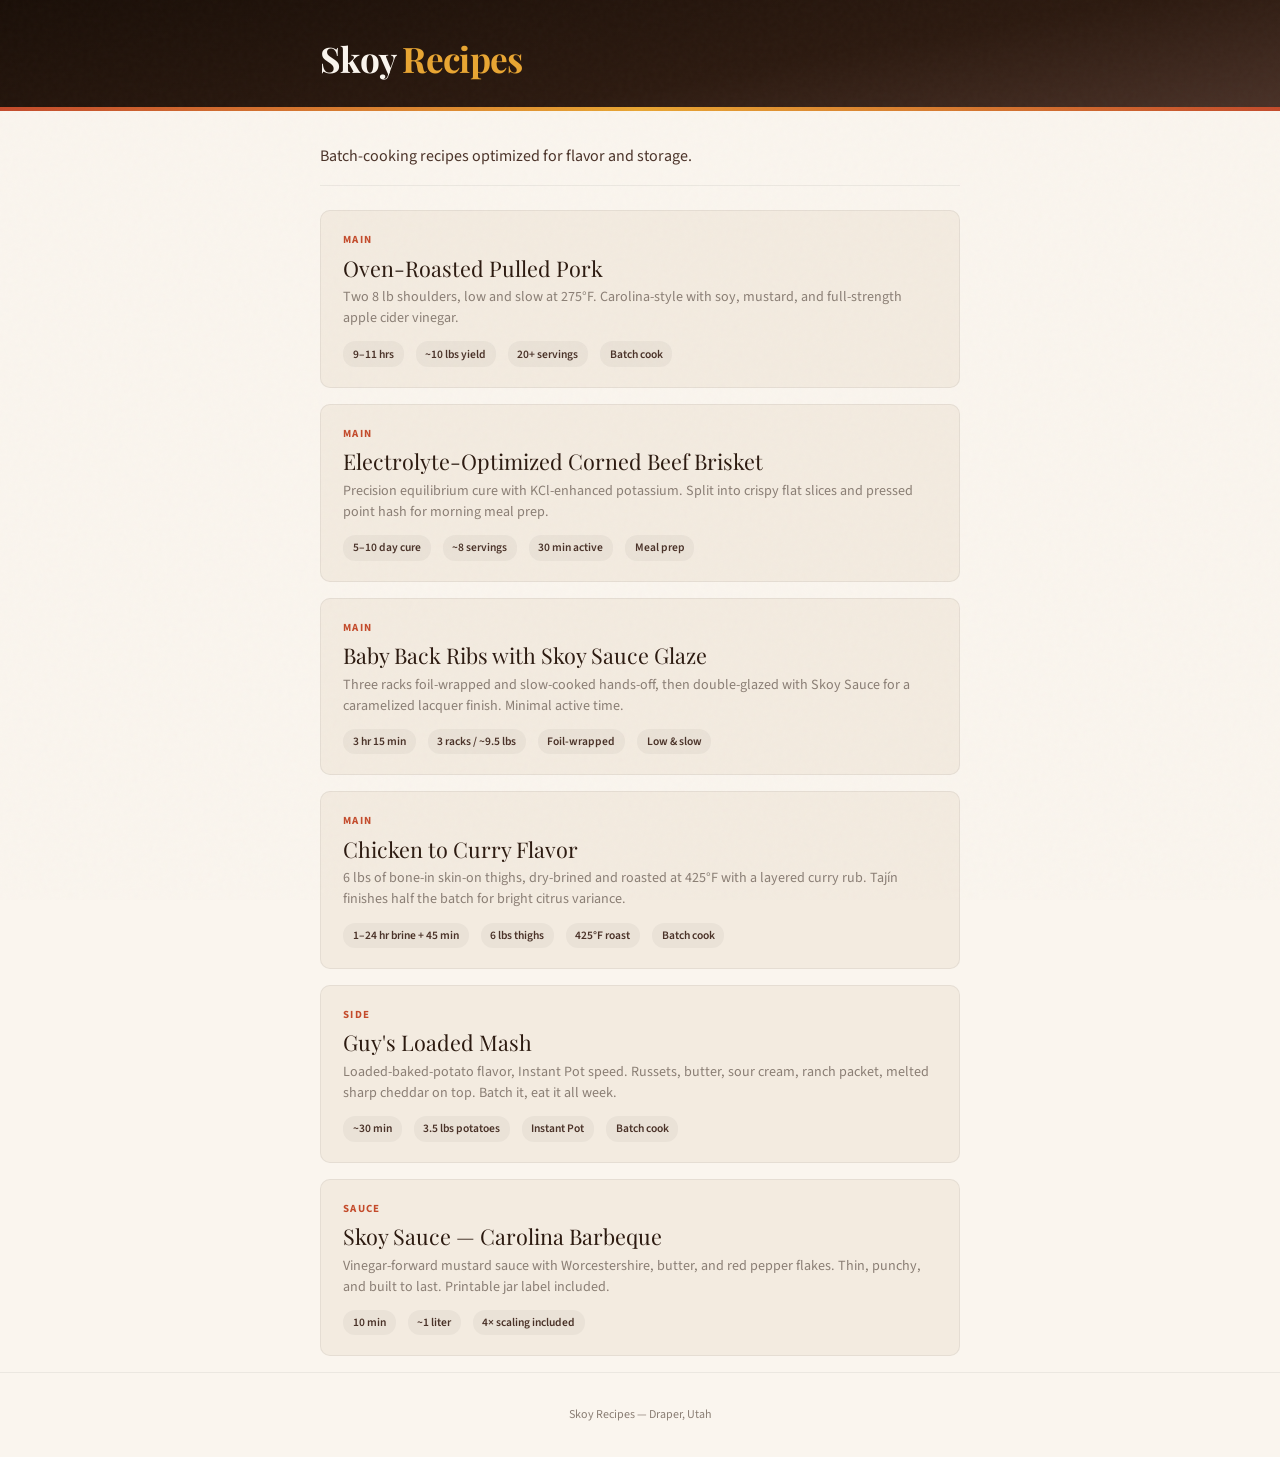
<file: index.html>
<!DOCTYPE html>
<html lang="en">
<head>
  <meta charset="UTF-8">
  <meta name="viewport" content="width=device-width, initial-scale=1.0">
  <title>Skoy Recipes</title>
  <link rel="stylesheet" href="assets/style.css">
</head>
<body>

<header class="site-header">
  <div class="content">
    <div class="brand">Skoy <em>Recipes</em></div>

  </div>
</header>

<main class="content">
  <div class="index-intro">
    <p>Batch-cooking recipes optimized for flavor and storage.</p>
  </div>

  <a href="recipes/pulled-pork.html" class="recipe-card">
    <div class="card-category">Main</div>
    <div class="card-title">Oven-Roasted Pulled Pork</div>
    <div class="card-desc">Two 8 lb shoulders, low and slow at 275°F. Carolina-style with soy, mustard, and full-strength apple cider vinegar.</div>
    <div class="card-meta">
      <span class="tag">9–11 hrs</span>
      <span class="tag">~10 lbs yield</span>
      <span class="tag">20+ servings</span>
      <span class="tag">Batch cook</span>
    </div>
  </a>

  <a href="recipes/corned-beef.html" class="recipe-card">
    <div class="card-category">Main</div>
    <div class="card-title">Electrolyte-Optimized Corned Beef Brisket</div>
    <div class="card-desc">Precision equilibrium cure with KCl-enhanced potassium. Split into crispy flat slices and pressed point hash for morning meal prep.</div>
    <div class="card-meta">
      <span class="tag">5–10 day cure</span>
      <span class="tag">~8 servings</span>
      <span class="tag">30 min active</span>
      <span class="tag">Meal prep</span>
    </div>
  </a>

  <a href="recipes/baby-back-ribs.html" class="recipe-card">
    <div class="card-category">Main</div>
    <div class="card-title">Baby Back Ribs with Skoy Sauce Glaze</div>
    <div class="card-desc">Three racks foil-wrapped and slow-cooked hands-off, then double-glazed with Skoy Sauce for a caramelized lacquer finish. Minimal active time.</div>
    <div class="card-meta">
      <span class="tag">3 hr 15 min</span>
      <span class="tag">3 racks / ~9.5 lbs</span>
      <span class="tag">Foil-wrapped</span>
      <span class="tag">Low &amp; slow</span>
    </div>
  </a>

  <a href="recipes/curry-chicken.html" class="recipe-card">
    <div class="card-category">Main</div>
    <div class="card-title">Chicken to Curry Flavor</div>
    <div class="card-desc">6 lbs of bone-in skin-on thighs, dry-brined and roasted at 425°F with a layered curry rub. Tajín finishes half the batch for bright citrus variance.</div>
    <div class="card-meta">
      <span class="tag">1–24 hr brine + 45 min</span>
      <span class="tag">6 lbs thighs</span>
      <span class="tag">425°F roast</span>
      <span class="tag">Batch cook</span>
    </div>
  </a>

  <a href="recipes/loaded-mash.html" class="recipe-card">
    <div class="card-category">Side</div>
    <div class="card-title">Guy's Loaded Mash</div>
    <div class="card-desc">Loaded-baked-potato flavor, Instant Pot speed. Russets, butter, sour cream, ranch packet, melted sharp cheddar on top. Batch it, eat it all week.</div>
    <div class="card-meta">
      <span class="tag">~30 min</span>
      <span class="tag">3.5 lbs potatoes</span>
      <span class="tag">Instant Pot</span>
      <span class="tag">Batch cook</span>
    </div>
  </a>

  <a href="recipes/skoy-sauce.html" class="recipe-card">
    <div class="card-category">Sauce</div>
    <div class="card-title">Skoy Sauce — Carolina Barbeque</div>
    <div class="card-desc">Vinegar-forward mustard sauce with Worcestershire, butter, and red pepper flakes. Thin, punchy, and built to last. Printable jar label included.</div>
    <div class="card-meta">
      <span class="tag">10 min</span>
      <span class="tag">~1 liter</span>
      <span class="tag">4× scaling included</span>
    </div>
  </a>

</main>

<footer class="site-footer">
  Skoy Recipes — Draper, Utah
</footer>

</body>
</html>
</file>
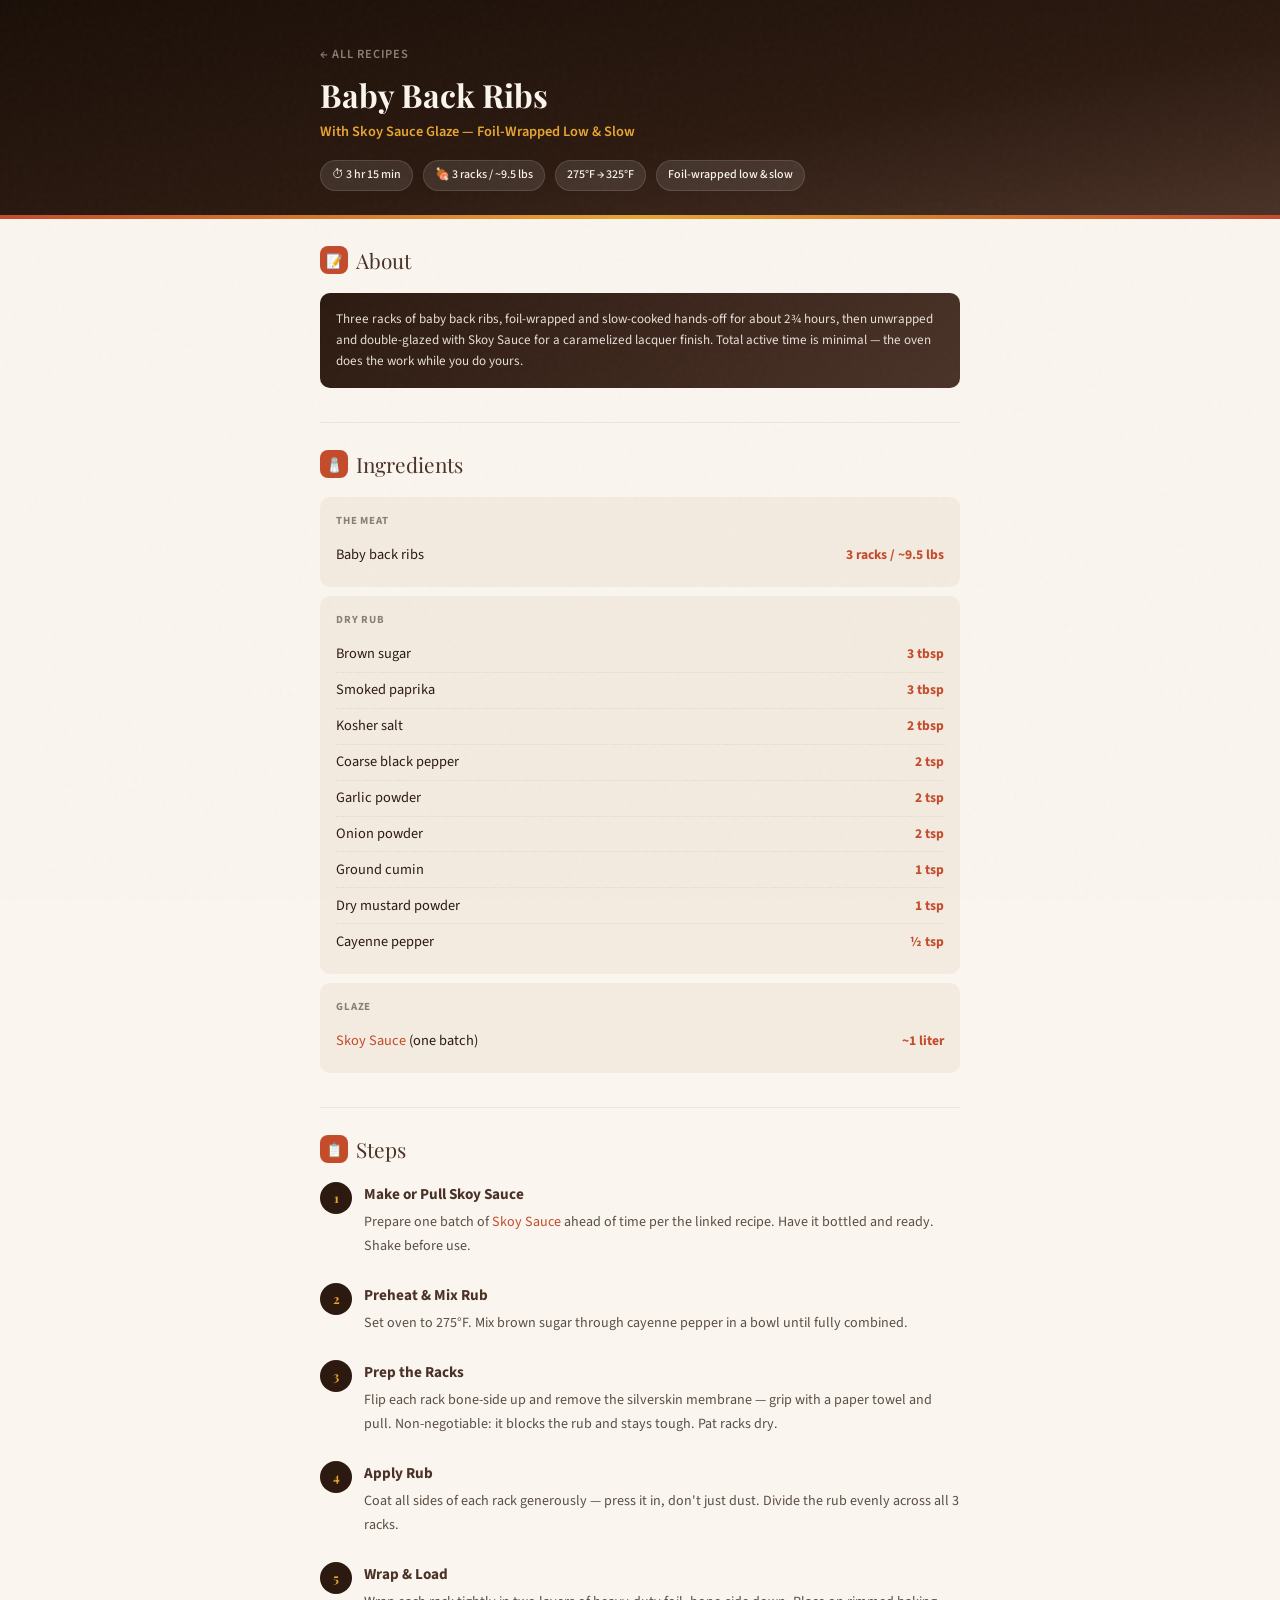
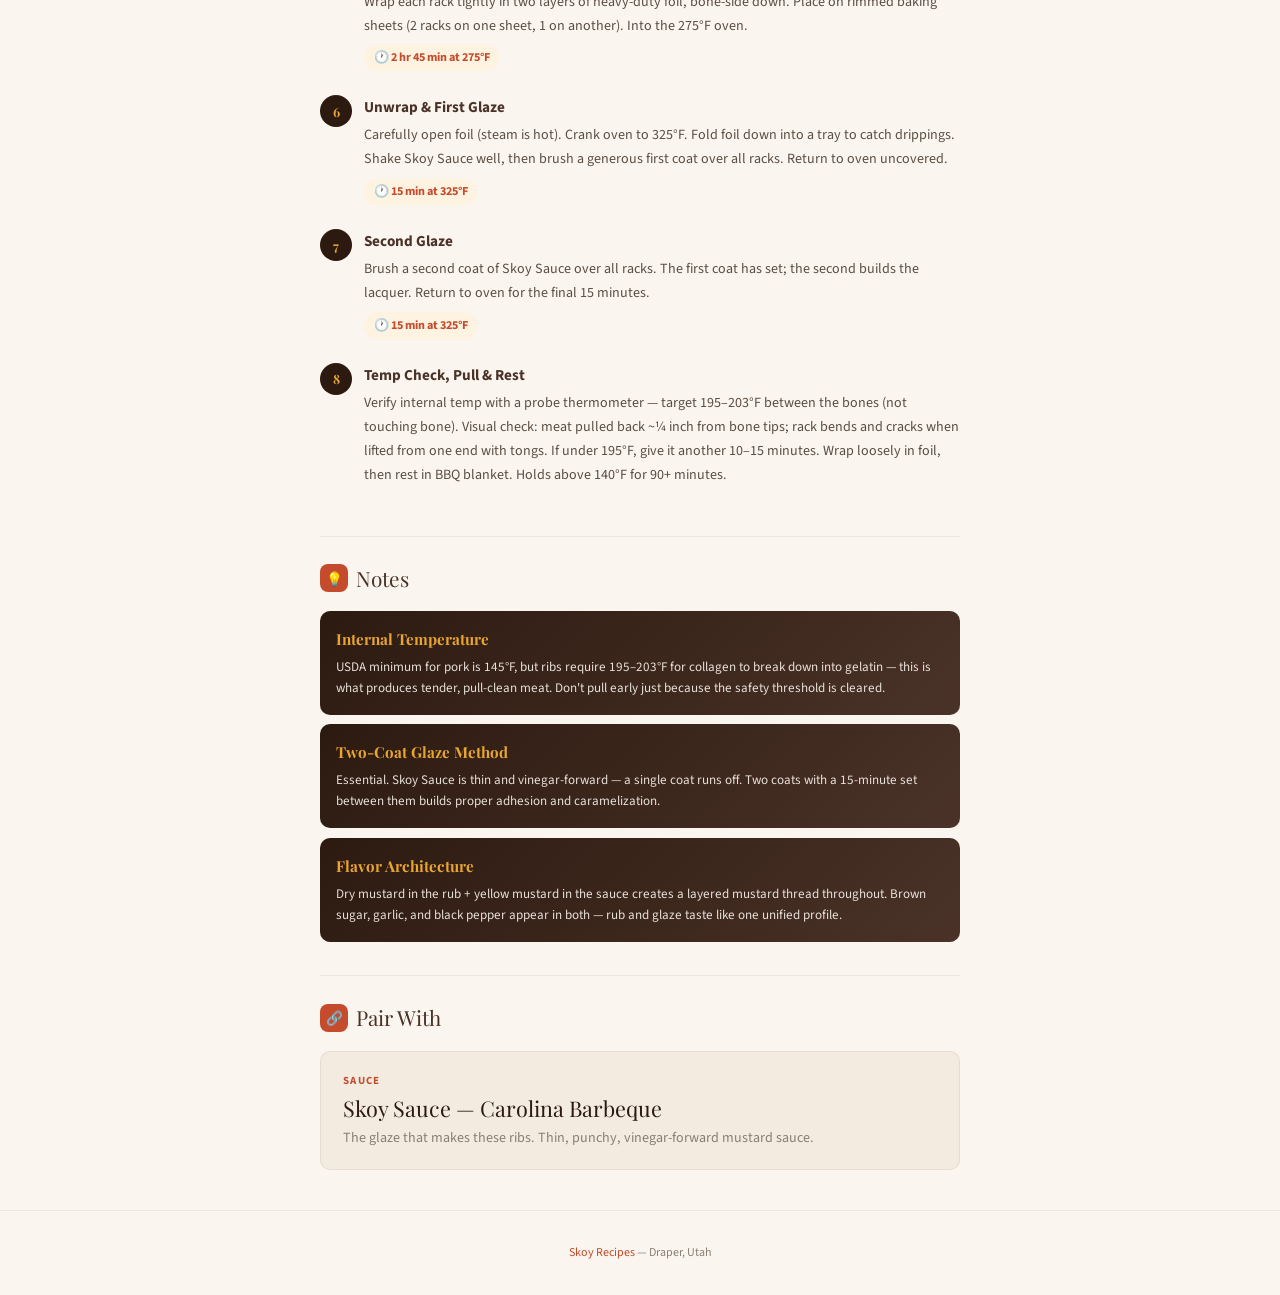
<file: recipes/baby-back-ribs.html>
<!DOCTYPE html>
<html lang="en">
<head>
  <meta charset="UTF-8">
  <meta name="viewport" content="width=device-width, initial-scale=1.0">
  <title>Baby Back Ribs with Skoy Sauce Glaze — Skoy Recipes</title>
  <link rel="stylesheet" href="../assets/style.css">
</head>
<body>

<div class="recipe-hero">
  <div class="content">
    <a href="../index.html" class="back-link">← All Recipes</a>
    <h1>Baby Back Ribs</h1>
    <div class="subtitle">With Skoy Sauce Glaze — Foil-Wrapped Low &amp; Slow</div>
    <div class="recipe-meta">
      <span class="meta-tag">⏱ 3 hr 15 min</span>
      <span class="meta-tag">🍖 3 racks / ~9.5 lbs</span>
      <span class="meta-tag">275°F → 325°F</span>
      <span class="meta-tag">Foil-wrapped low &amp; slow</span>
    </div>
  </div>
</div>

<main class="content">

  <!-- DESCRIPTION -->
  <div class="recipe-section">
    <div class="section-heading"><span class="icon">📝</span> About</div>
    <div class="tip-card">
      <p>Three racks of baby back ribs, foil-wrapped and slow-cooked hands-off for about 2¾ hours, then unwrapped and double-glazed with Skoy Sauce for a caramelized lacquer finish. Total active time is minimal — the oven does the work while you do yours.</p>
    </div>
  </div>

  <!-- INGREDIENTS -->
  <div class="recipe-section">
    <div class="section-heading"><span class="icon">🧂</span> Ingredients</div>

    <div class="ing-group">
      <div class="ing-group-label">The Meat</div>
      <div class="ing-row"><span>Baby back ribs</span><span class="amt">3 racks / ~9.5 lbs</span></div>
    </div>

    <div class="ing-group">
      <div class="ing-group-label">Dry Rub</div>
      <div class="ing-row"><span>Brown sugar</span><span class="amt">3 tbsp</span></div>
      <div class="ing-row"><span>Smoked paprika</span><span class="amt">3 tbsp</span></div>
      <div class="ing-row"><span>Kosher salt</span><span class="amt">2 tbsp</span></div>
      <div class="ing-row"><span>Coarse black pepper</span><span class="amt">2 tsp</span></div>
      <div class="ing-row"><span>Garlic powder</span><span class="amt">2 tsp</span></div>
      <div class="ing-row"><span>Onion powder</span><span class="amt">2 tsp</span></div>
      <div class="ing-row"><span>Ground cumin</span><span class="amt">1 tsp</span></div>
      <div class="ing-row"><span>Dry mustard powder</span><span class="amt">1 tsp</span></div>
      <div class="ing-row"><span>Cayenne pepper</span><span class="amt">½ tsp</span></div>
    </div>

    <div class="ing-group">
      <div class="ing-group-label">Glaze</div>
      <div class="ing-row"><span><a href="skoy-sauce.html">Skoy Sauce</a> (one batch)</span><span class="amt">~1 liter</span></div>
    </div>
  </div>

  <!-- STEPS -->
  <div class="recipe-section">
    <div class="section-heading"><span class="icon">📋</span> Steps</div>

    <div class="step">
      <div class="step-num">1</div>
      <div class="step-title">Make or Pull Skoy Sauce</div>
      <div class="step-body">Prepare one batch of <a href="skoy-sauce.html">Skoy Sauce</a> ahead of time per the linked recipe. Have it bottled and ready. Shake before use.</div>
    </div>

    <div class="step">
      <div class="step-num">2</div>
      <div class="step-title">Preheat &amp; Mix Rub</div>
      <div class="step-body">Set oven to 275°F. Mix brown sugar through cayenne pepper in a bowl until fully combined.</div>
    </div>

    <div class="step">
      <div class="step-num">3</div>
      <div class="step-title">Prep the Racks</div>
      <div class="step-body">Flip each rack bone-side up and remove the silverskin membrane — grip with a paper towel and pull. Non-negotiable: it blocks the rub and stays tough. Pat racks dry.</div>
    </div>

    <div class="step">
      <div class="step-num">4</div>
      <div class="step-title">Apply Rub</div>
      <div class="step-body">Coat all sides of each rack generously — press it in, don't just dust. Divide the rub evenly across all 3 racks.</div>
    </div>

    <div class="step">
      <div class="step-num">5</div>
      <div class="step-title">Wrap &amp; Load</div>
      <div class="step-body">Wrap each rack tightly in two layers of heavy-duty foil, bone-side down. Place on rimmed baking sheets (2 racks on one sheet, 1 on another). Into the 275°F oven.</div>
      <div class="step-timer">🕐 2 hr 45 min at 275°F</div>
    </div>

    <div class="step">
      <div class="step-num">6</div>
      <div class="step-title">Unwrap &amp; First Glaze</div>
      <div class="step-body">Carefully open foil (steam is hot). Crank oven to 325°F. Fold foil down into a tray to catch drippings. Shake Skoy Sauce well, then brush a generous first coat over all racks. Return to oven uncovered.</div>
      <div class="step-timer">🕐 15 min at 325°F</div>
    </div>

    <div class="step">
      <div class="step-num">7</div>
      <div class="step-title">Second Glaze</div>
      <div class="step-body">Brush a second coat of Skoy Sauce over all racks. The first coat has set; the second builds the lacquer. Return to oven for the final 15 minutes.</div>
      <div class="step-timer">🕐 15 min at 325°F</div>
    </div>

    <div class="step">
      <div class="step-num">8</div>
      <div class="step-title">Temp Check, Pull &amp; Rest</div>
      <div class="step-body">Verify internal temp with a probe thermometer — target 195–203°F between the bones (not touching bone). Visual check: meat pulled back ~¼ inch from bone tips; rack bends and cracks when lifted from one end with tongs. If under 195°F, give it another 10–15 minutes. Wrap loosely in foil, then rest in BBQ blanket. Holds above 140°F for 90+ minutes.</div>
    </div>
  </div>

  <!-- NOTES -->
  <div class="recipe-section">
    <div class="section-heading"><span class="icon">💡</span> Notes</div>

    <div class="tip-card">
      <h4>Internal Temperature</h4>
      <p>USDA minimum for pork is 145°F, but ribs require 195–203°F for collagen to break down into gelatin — this is what produces tender, pull-clean meat. Don't pull early just because the safety threshold is cleared.</p>
    </div>

    <div class="tip-card">
      <h4>Two-Coat Glaze Method</h4>
      <p>Essential. Skoy Sauce is thin and vinegar-forward — a single coat runs off. Two coats with a 15-minute set between them builds proper adhesion and caramelization.</p>
    </div>

    <div class="tip-card">
      <h4>Flavor Architecture</h4>
      <p>Dry mustard in the rub + yellow mustard in the sauce creates a layered mustard thread throughout. Brown sugar, garlic, and black pepper appear in both — rub and glaze taste like one unified profile.</p>
    </div>
  </div>

  <!-- PAIR WITH -->
  <div class="recipe-section">
    <div class="section-heading"><span class="icon">🔗</span> Pair With</div>
    <a href="skoy-sauce.html" class="recipe-card" style="margin-bottom:0">
      <div class="card-category">Sauce</div>
      <div class="card-title">Skoy Sauce — Carolina Barbeque</div>
      <div class="card-desc">The glaze that makes these ribs. Thin, punchy, vinegar-forward mustard sauce.</div>
    </a>
  </div>

</main>

<footer class="site-footer">
  <a href="../index.html">Skoy Recipes</a> — Draper, Utah
</footer>

</body>
</html>
</file>
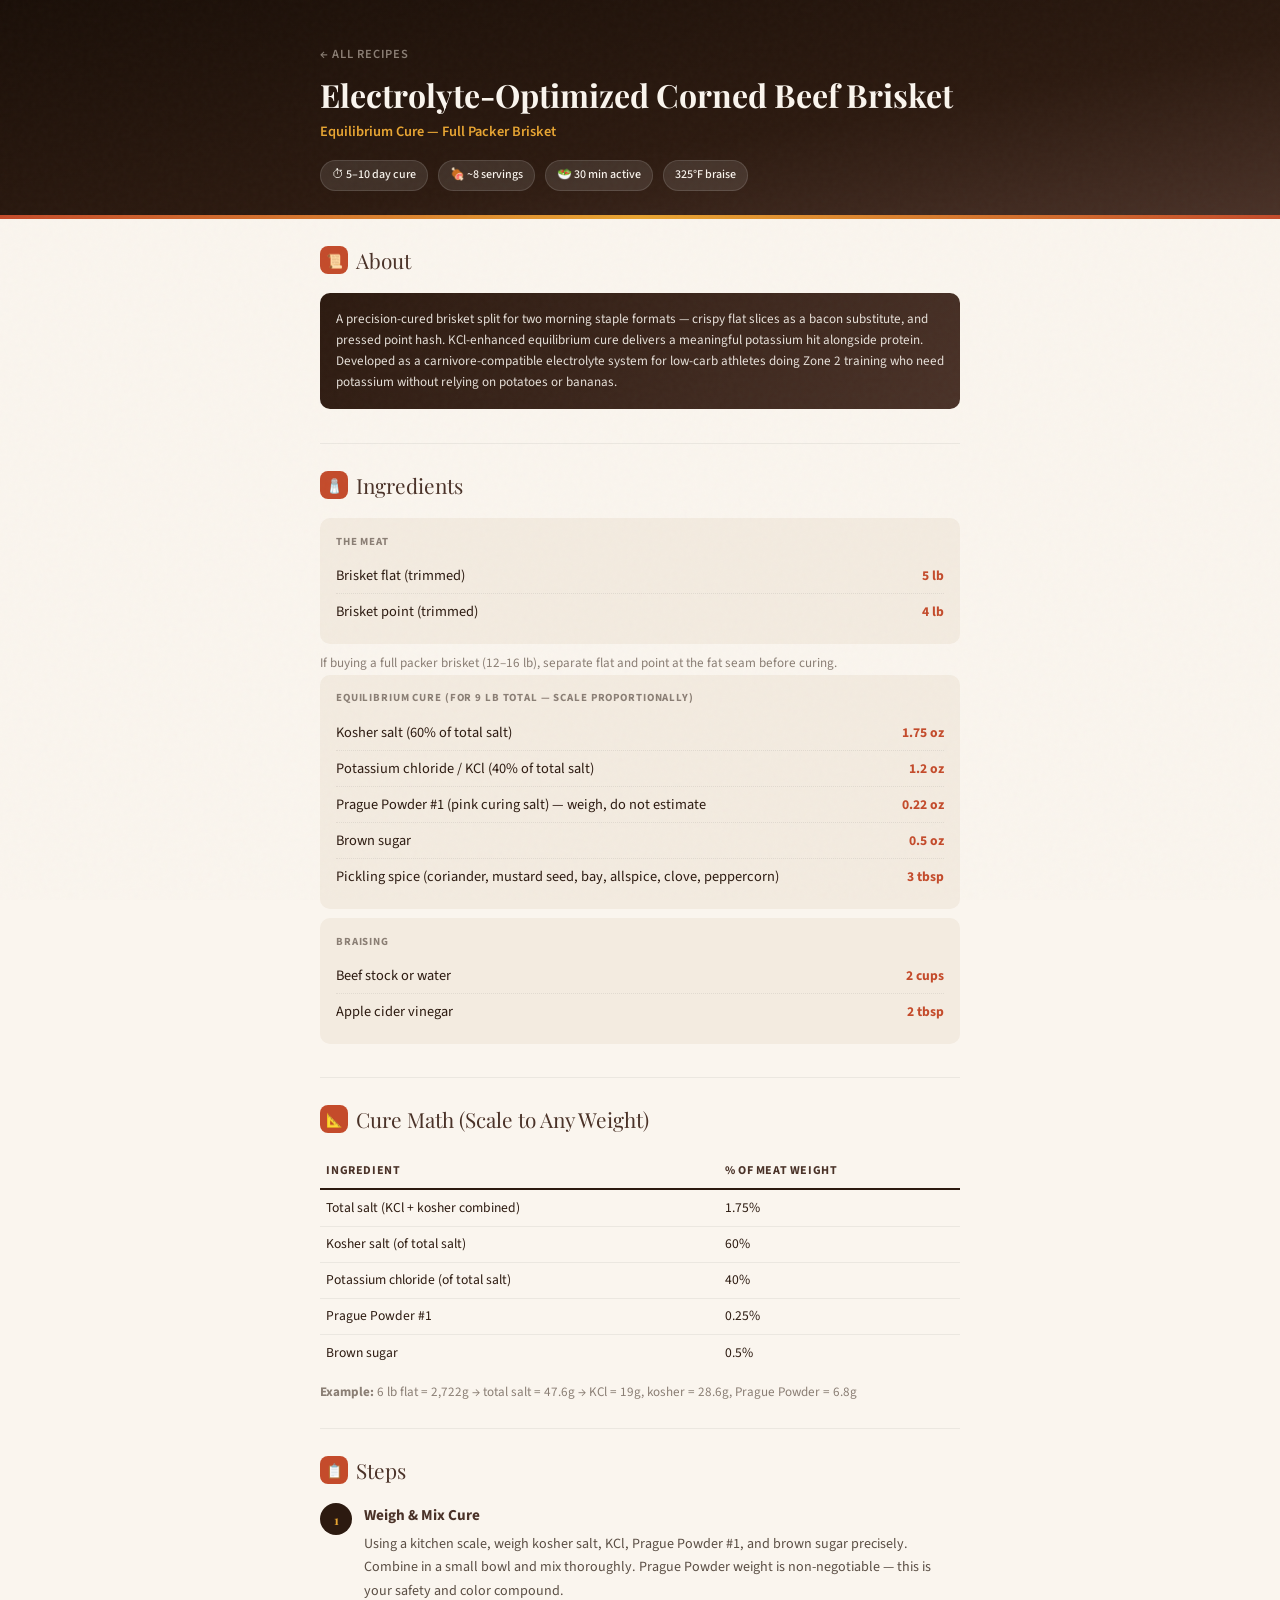
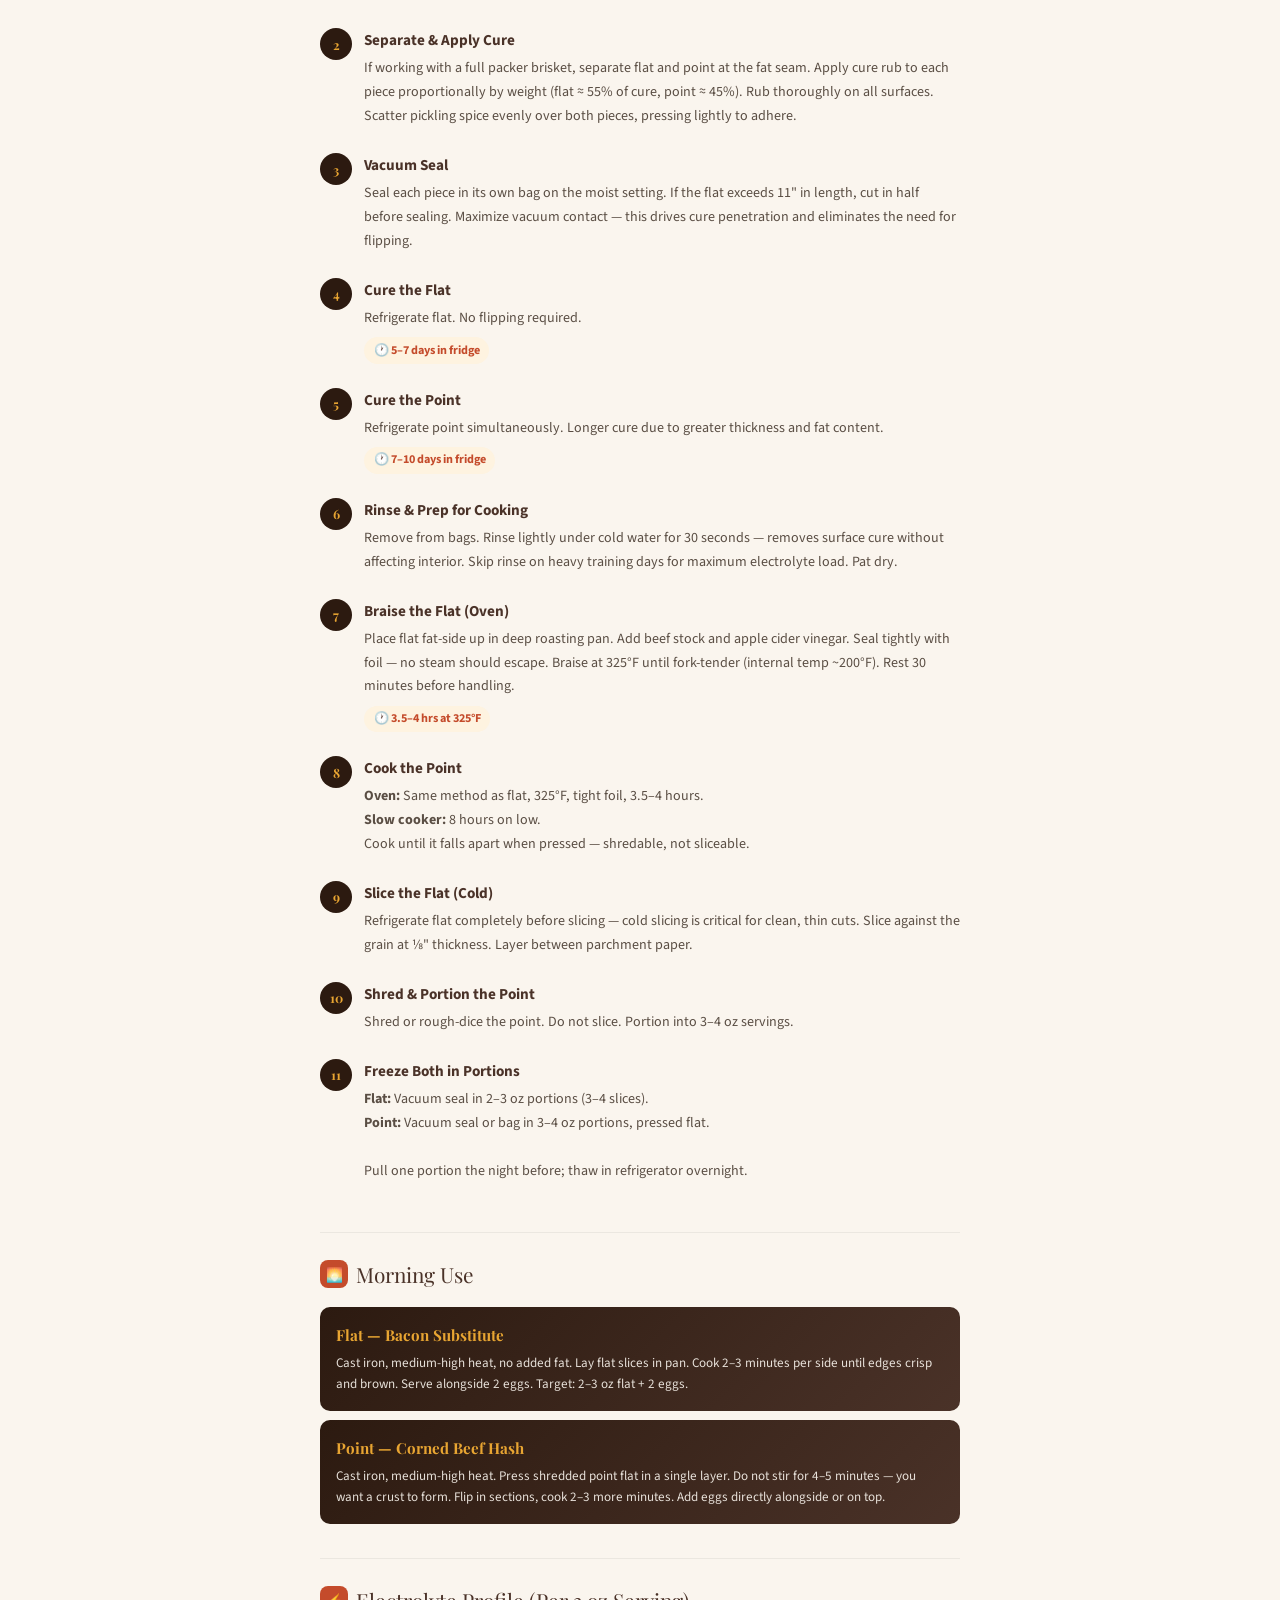
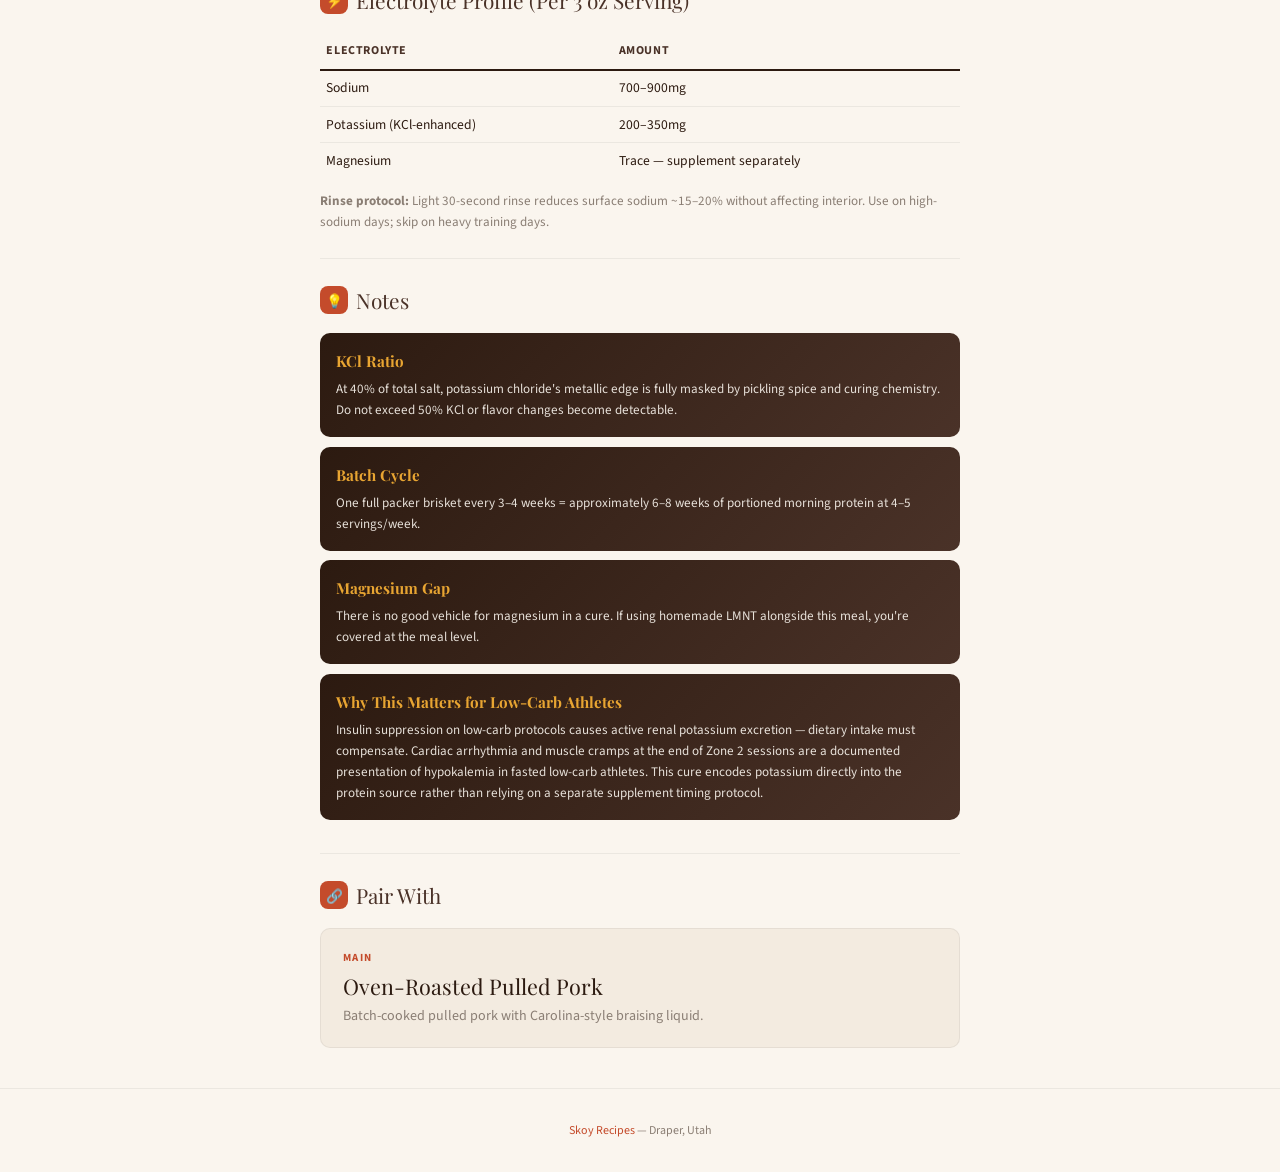
<file: recipes/corned-beef.html>
<!DOCTYPE html>
<html lang="en">
<head>
  <meta charset="UTF-8">
  <meta name="viewport" content="width=device-width, initial-scale=1.0">
  <title>Electrolyte-Optimized Corned Beef Brisket — Skoy Recipes</title>
  <link rel="stylesheet" href="../assets/style.css">
</head>
<body>

<div class="recipe-hero">
  <div class="content">
    <a href="../index.html" class="back-link">&larr; All Recipes</a>
    <h1>Electrolyte-Optimized Corned Beef Brisket</h1>
    <div class="subtitle">Equilibrium Cure &mdash; Full Packer Brisket</div>
    <div class="recipe-meta">
      <span class="meta-tag">&#9201; 5&ndash;10 day cure</span>
      <span class="meta-tag">&#127830; ~8 servings</span>
      <span class="meta-tag">&#129367; 30 min active</span>
      <span class="meta-tag">325&deg;F braise</span>
    </div>
  </div>
</div>

<main class="content">

  <!-- DESCRIPTION -->
  <div class="recipe-section">
    <div class="section-heading"><span class="icon">&#128220;</span> About</div>
    <div class="tip-card">
      <p>A precision-cured brisket split for two morning staple formats &mdash; crispy flat slices as a bacon substitute, and pressed point hash. KCl-enhanced equilibrium cure delivers a meaningful potassium hit alongside protein. Developed as a carnivore-compatible electrolyte system for low-carb athletes doing Zone 2 training who need potassium without relying on potatoes or bananas.</p>
    </div>
  </div>

  <!-- INGREDIENTS -->
  <div class="recipe-section">
    <div class="section-heading"><span class="icon">&#129474;</span> Ingredients</div>

    <div class="ing-group">
      <div class="ing-group-label">The Meat</div>
      <div class="ing-row"><span>Brisket flat (trimmed)</span><span class="amt">5 lb</span></div>
      <div class="ing-row"><span>Brisket point (trimmed)</span><span class="amt">4 lb</span></div>
    </div>
    <p style="font-size: 0.82rem; color: var(--ash); margin-top: 0.5rem;">If buying a full packer brisket (12&ndash;16 lb), separate flat and point at the fat seam before curing.</p>

    <div class="ing-group">
      <div class="ing-group-label">Equilibrium Cure (for 9 lb total &mdash; scale proportionally)</div>
      <div class="ing-row"><span>Kosher salt (60% of total salt)</span><span class="amt">1.75 oz</span></div>
      <div class="ing-row"><span>Potassium chloride / KCl (40% of total salt)</span><span class="amt">1.2 oz</span></div>
      <div class="ing-row"><span>Prague Powder #1 (pink curing salt) &mdash; weigh, do not estimate</span><span class="amt">0.22 oz</span></div>
      <div class="ing-row"><span>Brown sugar</span><span class="amt">0.5 oz</span></div>
      <div class="ing-row"><span>Pickling spice (coriander, mustard seed, bay, allspice, clove, peppercorn)</span><span class="amt">3 tbsp</span></div>
    </div>

    <div class="ing-group">
      <div class="ing-group-label">Braising</div>
      <div class="ing-row"><span>Beef stock or water</span><span class="amt">2 cups</span></div>
      <div class="ing-row"><span>Apple cider vinegar</span><span class="amt">2 tbsp</span></div>
    </div>
  </div>

  <!-- CURE MATH -->
  <div class="recipe-section">
    <div class="section-heading"><span class="icon">&#128208;</span> Cure Math (Scale to Any Weight)</div>

    <table class="scale-table">
      <thead>
        <tr>
          <th>Ingredient</th>
          <th>% of Meat Weight</th>
        </tr>
      </thead>
      <tbody>
        <tr><td>Total salt (KCl + kosher combined)</td><td>1.75%</td></tr>
        <tr><td>Kosher salt (of total salt)</td><td>60%</td></tr>
        <tr><td>Potassium chloride (of total salt)</td><td>40%</td></tr>
        <tr><td>Prague Powder #1</td><td>0.25%</td></tr>
        <tr><td>Brown sugar</td><td>0.5%</td></tr>
      </tbody>
    </table>
    <p style="font-size: 0.82rem; color: var(--ash); margin-top: 0.75rem;"><strong>Example:</strong> 6 lb flat = 2,722g &rarr; total salt = 47.6g &rarr; KCl = 19g, kosher = 28.6g, Prague Powder = 6.8g</p>
  </div>

  <!-- STEPS -->
  <div class="recipe-section">
    <div class="section-heading"><span class="icon">&#128203;</span> Steps</div>

    <div class="step">
      <div class="step-num">1</div>
      <div class="step-title">Weigh &amp; Mix Cure</div>
      <div class="step-body">Using a kitchen scale, weigh kosher salt, KCl, Prague Powder #1, and brown sugar precisely. Combine in a small bowl and mix thoroughly. Prague Powder weight is non-negotiable &mdash; this is your safety and color compound.</div>
    </div>

    <div class="step">
      <div class="step-num">2</div>
      <div class="step-title">Separate &amp; Apply Cure</div>
      <div class="step-body">If working with a full packer brisket, separate flat and point at the fat seam. Apply cure rub to each piece proportionally by weight (flat &asymp; 55% of cure, point &asymp; 45%). Rub thoroughly on all surfaces. Scatter pickling spice evenly over both pieces, pressing lightly to adhere.</div>
    </div>

    <div class="step">
      <div class="step-num">3</div>
      <div class="step-title">Vacuum Seal</div>
      <div class="step-body">Seal each piece in its own bag on the moist setting. If the flat exceeds 11&quot; in length, cut in half before sealing. Maximize vacuum contact &mdash; this drives cure penetration and eliminates the need for flipping.</div>
    </div>

    <div class="step">
      <div class="step-num">4</div>
      <div class="step-title">Cure the Flat</div>
      <div class="step-body">Refrigerate flat. No flipping required.</div>
      <div class="step-timer">&#128336; 5&ndash;7 days in fridge</div>
    </div>

    <div class="step">
      <div class="step-num">5</div>
      <div class="step-title">Cure the Point</div>
      <div class="step-body">Refrigerate point simultaneously. Longer cure due to greater thickness and fat content.</div>
      <div class="step-timer">&#128336; 7&ndash;10 days in fridge</div>
    </div>

    <div class="step">
      <div class="step-num">6</div>
      <div class="step-title">Rinse &amp; Prep for Cooking</div>
      <div class="step-body">Remove from bags. Rinse lightly under cold water for 30 seconds &mdash; removes surface cure without affecting interior. Skip rinse on heavy training days for maximum electrolyte load. Pat dry.</div>
    </div>

    <div class="step">
      <div class="step-num">7</div>
      <div class="step-title">Braise the Flat (Oven)</div>
      <div class="step-body">Place flat fat-side up in deep roasting pan. Add beef stock and apple cider vinegar. Seal tightly with foil &mdash; no steam should escape. Braise at 325&deg;F until fork-tender (internal temp ~200&deg;F). Rest 30 minutes before handling.</div>
      <div class="step-timer">&#128336; 3.5&ndash;4 hrs at 325&deg;F</div>
    </div>

    <div class="step">
      <div class="step-num">8</div>
      <div class="step-title">Cook the Point</div>
      <div class="step-body"><strong>Oven:</strong> Same method as flat, 325&deg;F, tight foil, 3.5&ndash;4 hours.<br><strong>Slow cooker:</strong> 8 hours on low.<br>Cook until it falls apart when pressed &mdash; shredable, not sliceable.</div>
    </div>

    <div class="step">
      <div class="step-num">9</div>
      <div class="step-title">Slice the Flat (Cold)</div>
      <div class="step-body">Refrigerate flat completely before slicing &mdash; cold slicing is critical for clean, thin cuts. Slice against the grain at &#8539;&quot; thickness. Layer between parchment paper.</div>
    </div>

    <div class="step">
      <div class="step-num">10</div>
      <div class="step-title">Shred &amp; Portion the Point</div>
      <div class="step-body">Shred or rough-dice the point. Do not slice. Portion into 3&ndash;4 oz servings.</div>
    </div>

    <div class="step">
      <div class="step-num">11</div>
      <div class="step-title">Freeze Both in Portions</div>
      <div class="step-body">
        <strong>Flat:</strong> Vacuum seal in 2&ndash;3 oz portions (3&ndash;4 slices).<br>
        <strong>Point:</strong> Vacuum seal or bag in 3&ndash;4 oz portions, pressed flat.<br><br>
        Pull one portion the night before; thaw in refrigerator overnight.
      </div>
    </div>
  </div>

  <!-- MORNING USE -->
  <div class="recipe-section">
    <div class="section-heading"><span class="icon">&#127749;</span> Morning Use</div>

    <div class="tip-card">
      <h4>Flat &mdash; Bacon Substitute</h4>
      <p>Cast iron, medium-high heat, no added fat. Lay flat slices in pan. Cook 2&ndash;3 minutes per side until edges crisp and brown. Serve alongside 2 eggs. Target: 2&ndash;3 oz flat + 2 eggs.</p>
    </div>

    <div class="tip-card">
      <h4>Point &mdash; Corned Beef Hash</h4>
      <p>Cast iron, medium-high heat. Press shredded point flat in a single layer. Do not stir for 4&ndash;5 minutes &mdash; you want a crust to form. Flip in sections, cook 2&ndash;3 more minutes. Add eggs directly alongside or on top.</p>
    </div>
  </div>

  <!-- ELECTROLYTE PROFILE -->
  <div class="recipe-section">
    <div class="section-heading"><span class="icon">&#9889;</span> Electrolyte Profile (Per 3 oz Serving)</div>

    <table class="scale-table">
      <thead>
        <tr>
          <th>Electrolyte</th>
          <th>Amount</th>
        </tr>
      </thead>
      <tbody>
        <tr><td>Sodium</td><td>700&ndash;900mg</td></tr>
        <tr><td>Potassium (KCl-enhanced)</td><td>200&ndash;350mg</td></tr>
        <tr><td>Magnesium</td><td>Trace &mdash; supplement separately</td></tr>
      </tbody>
    </table>
    <p style="font-size: 0.82rem; color: var(--ash); margin-top: 0.75rem;"><strong>Rinse protocol:</strong> Light 30-second rinse reduces surface sodium ~15&ndash;20% without affecting interior. Use on high-sodium days; skip on heavy training days.</p>
  </div>

  <!-- NOTES -->
  <div class="recipe-section">
    <div class="section-heading"><span class="icon">&#128161;</span> Notes</div>

    <div class="tip-card">
      <h4>KCl Ratio</h4>
      <p>At 40% of total salt, potassium chloride's metallic edge is fully masked by pickling spice and curing chemistry. Do not exceed 50% KCl or flavor changes become detectable.</p>
    </div>

    <div class="tip-card">
      <h4>Batch Cycle</h4>
      <p>One full packer brisket every 3&ndash;4 weeks = approximately 6&ndash;8 weeks of portioned morning protein at 4&ndash;5 servings/week.</p>
    </div>

    <div class="tip-card">
      <h4>Magnesium Gap</h4>
      <p>There is no good vehicle for magnesium in a cure. If using homemade LMNT alongside this meal, you're covered at the meal level.</p>
    </div>

    <div class="tip-card">
      <h4>Why This Matters for Low-Carb Athletes</h4>
      <p>Insulin suppression on low-carb protocols causes active renal potassium excretion &mdash; dietary intake must compensate. Cardiac arrhythmia and muscle cramps at the end of Zone 2 sessions are a documented presentation of hypokalemia in fasted low-carb athletes. This cure encodes potassium directly into the protein source rather than relying on a separate supplement timing protocol.</p>
    </div>
  </div>

  <!-- PAIR WITH -->
  <div class="recipe-section">
    <div class="section-heading"><span class="icon">&#128279;</span> Pair With</div>
    <a href="pulled-pork.html" class="recipe-card" style="margin-bottom:0">
      <div class="card-category">Main</div>
      <div class="card-title">Oven-Roasted Pulled Pork</div>
      <div class="card-desc">Batch-cooked pulled pork with Carolina-style braising liquid.</div>
    </a>
  </div>

</main>

<footer class="site-footer">
  <a href="../index.html">Skoy Recipes</a> &mdash; Draper, Utah
</footer>

</body>
</html>
</file>
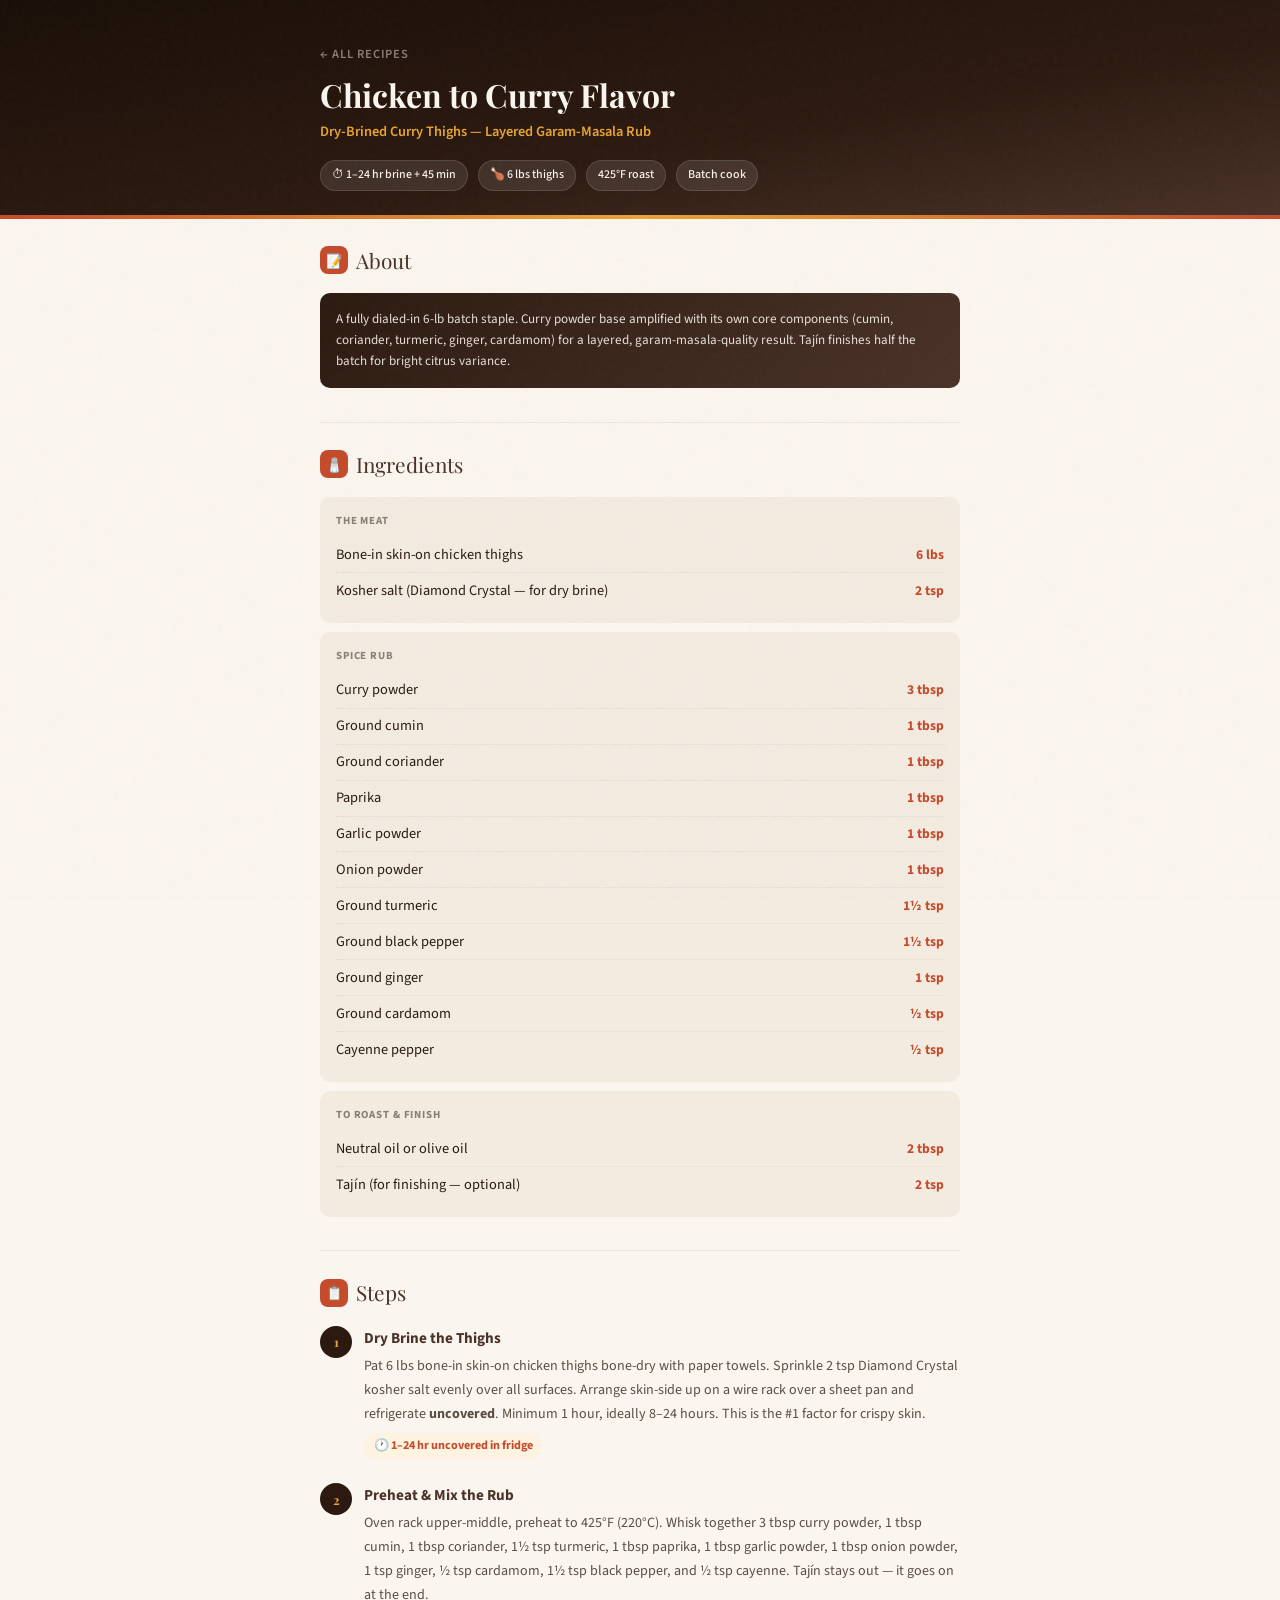
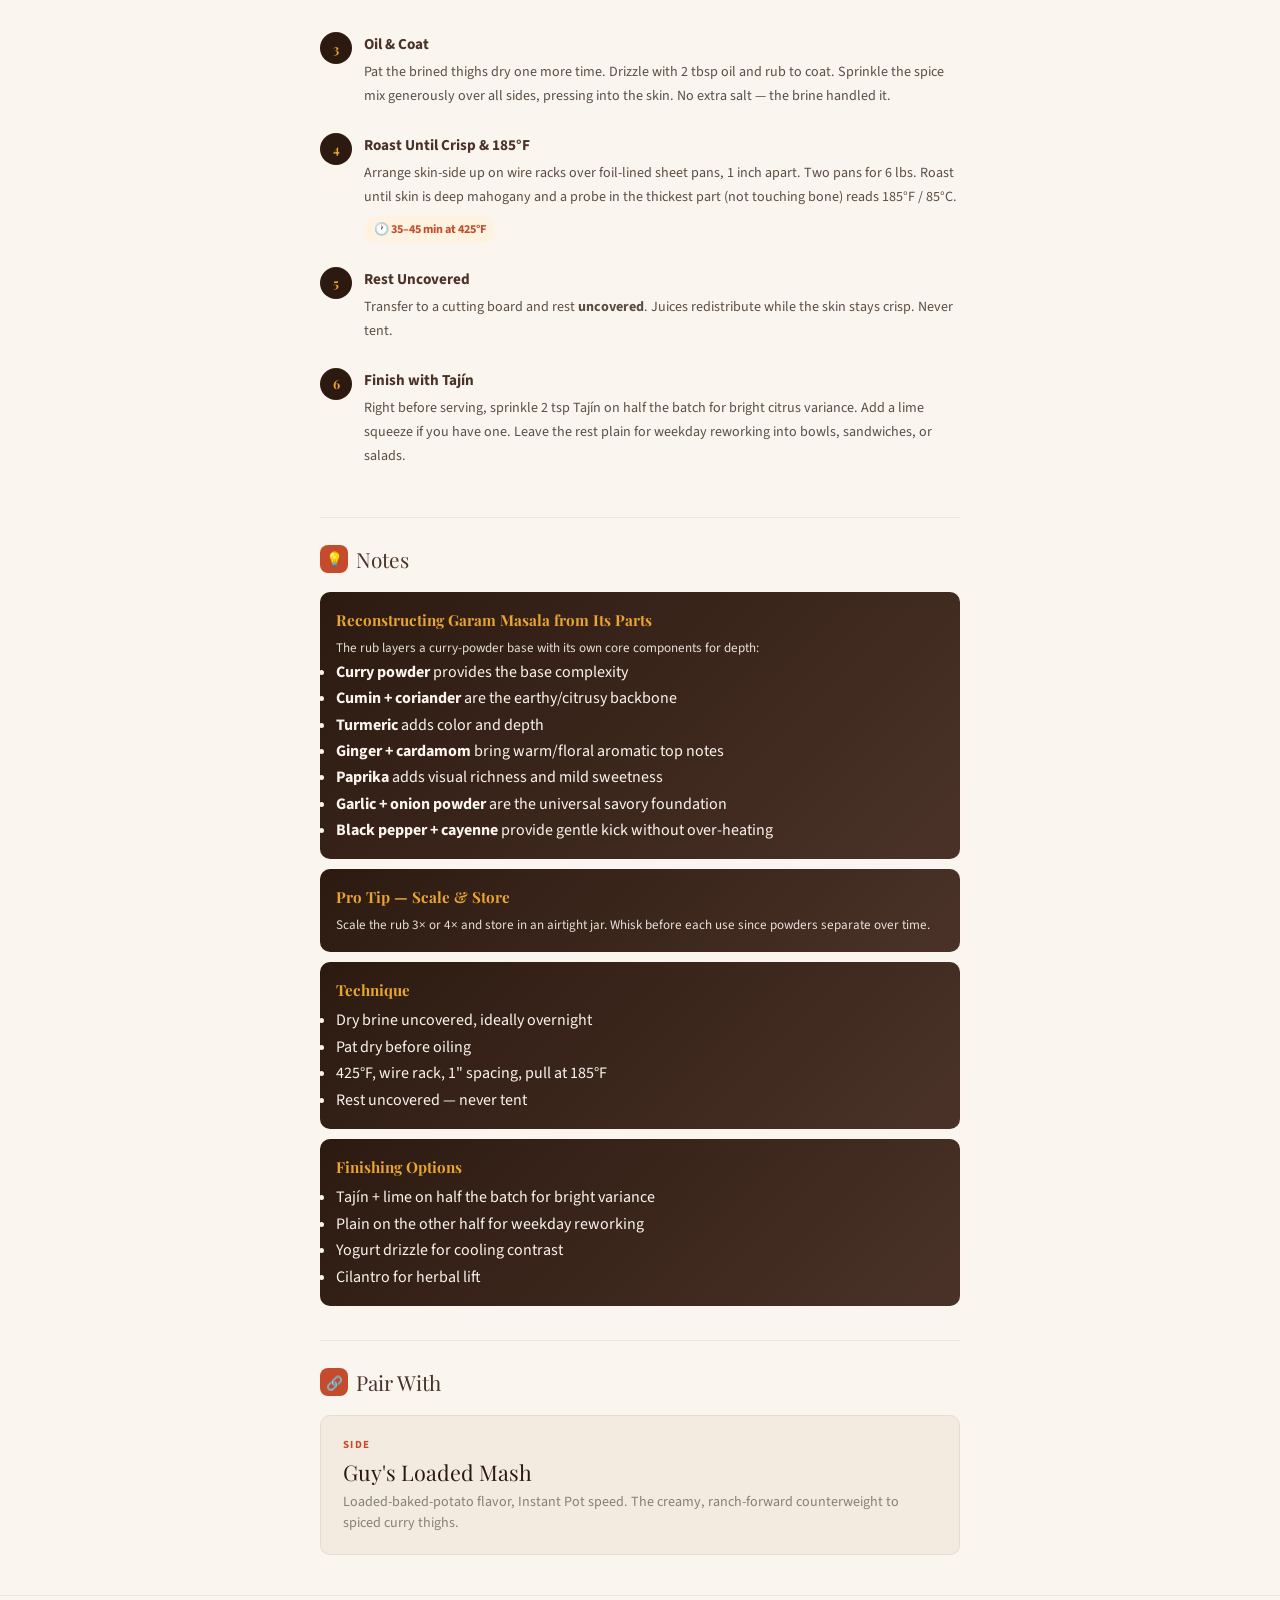
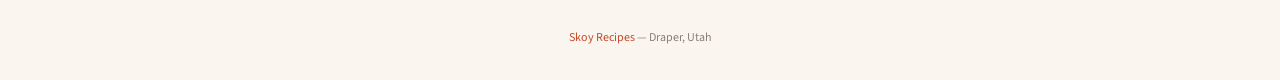
<file: recipes/curry-chicken.html>
<!DOCTYPE html>
<html lang="en">
<head>
  <meta charset="UTF-8">
  <meta name="viewport" content="width=device-width, initial-scale=1.0">
  <title>Chicken to Curry Flavor — Skoy Recipes</title>
  <link rel="stylesheet" href="../assets/style.css">
</head>
<body>

<div class="recipe-hero">
  <div class="content">
    <a href="../index.html" class="back-link">← All Recipes</a>
    <h1>Chicken to Curry Flavor</h1>
    <div class="subtitle">Dry-Brined Curry Thighs — Layered Garam-Masala Rub</div>
    <div class="recipe-meta">
      <span class="meta-tag">⏱ 1–24 hr brine + 45 min</span>
      <span class="meta-tag">🍗 6 lbs thighs</span>
      <span class="meta-tag">425°F roast</span>
      <span class="meta-tag">Batch cook</span>
    </div>
  </div>
</div>

<main class="content">

  <!-- DESCRIPTION -->
  <div class="recipe-section">
    <div class="section-heading"><span class="icon">📝</span> About</div>
    <div class="tip-card">
      <p>A fully dialed-in 6-lb batch staple. Curry powder base amplified with its own core components (cumin, coriander, turmeric, ginger, cardamom) for a layered, garam-masala-quality result. Tajín finishes half the batch for bright citrus variance.</p>
    </div>
  </div>

  <!-- INGREDIENTS -->
  <div class="recipe-section">
    <div class="section-heading"><span class="icon">🧂</span> Ingredients</div>

    <div class="ing-group">
      <div class="ing-group-label">The Meat</div>
      <div class="ing-row"><span>Bone-in skin-on chicken thighs</span><span class="amt">6 lbs</span></div>
      <div class="ing-row"><span>Kosher salt (Diamond Crystal — for dry brine)</span><span class="amt">2 tsp</span></div>
    </div>

    <div class="ing-group">
      <div class="ing-group-label">Spice Rub</div>
      <div class="ing-row"><span>Curry powder</span><span class="amt">3 tbsp</span></div>
      <div class="ing-row"><span>Ground cumin</span><span class="amt">1 tbsp</span></div>
      <div class="ing-row"><span>Ground coriander</span><span class="amt">1 tbsp</span></div>
      <div class="ing-row"><span>Paprika</span><span class="amt">1 tbsp</span></div>
      <div class="ing-row"><span>Garlic powder</span><span class="amt">1 tbsp</span></div>
      <div class="ing-row"><span>Onion powder</span><span class="amt">1 tbsp</span></div>
      <div class="ing-row"><span>Ground turmeric</span><span class="amt">1½ tsp</span></div>
      <div class="ing-row"><span>Ground black pepper</span><span class="amt">1½ tsp</span></div>
      <div class="ing-row"><span>Ground ginger</span><span class="amt">1 tsp</span></div>
      <div class="ing-row"><span>Ground cardamom</span><span class="amt">½ tsp</span></div>
      <div class="ing-row"><span>Cayenne pepper</span><span class="amt">½ tsp</span></div>
    </div>

    <div class="ing-group">
      <div class="ing-group-label">To Roast &amp; Finish</div>
      <div class="ing-row"><span>Neutral oil or olive oil</span><span class="amt">2 tbsp</span></div>
      <div class="ing-row"><span>Tajín (for finishing — optional)</span><span class="amt">2 tsp</span></div>
    </div>
  </div>

  <!-- STEPS -->
  <div class="recipe-section">
    <div class="section-heading"><span class="icon">📋</span> Steps</div>

    <div class="step">
      <div class="step-num">1</div>
      <div class="step-title">Dry Brine the Thighs</div>
      <div class="step-body">Pat 6 lbs bone-in skin-on chicken thighs bone-dry with paper towels. Sprinkle 2 tsp Diamond Crystal kosher salt evenly over all surfaces. Arrange skin-side up on a wire rack over a sheet pan and refrigerate <strong>uncovered</strong>. Minimum 1 hour, ideally 8–24 hours. This is the #1 factor for crispy skin.</div>
      <div class="step-timer">🕐 1–24 hr uncovered in fridge</div>
    </div>

    <div class="step">
      <div class="step-num">2</div>
      <div class="step-title">Preheat &amp; Mix the Rub</div>
      <div class="step-body">Oven rack upper-middle, preheat to 425°F (220°C). Whisk together 3 tbsp curry powder, 1 tbsp cumin, 1 tbsp coriander, 1½ tsp turmeric, 1 tbsp paprika, 1 tbsp garlic powder, 1 tbsp onion powder, 1 tsp ginger, ½ tsp cardamom, 1½ tsp black pepper, and ½ tsp cayenne. Tajín stays out — it goes on at the end.</div>
    </div>

    <div class="step">
      <div class="step-num">3</div>
      <div class="step-title">Oil &amp; Coat</div>
      <div class="step-body">Pat the brined thighs dry one more time. Drizzle with 2 tbsp oil and rub to coat. Sprinkle the spice mix generously over all sides, pressing into the skin. No extra salt — the brine handled it.</div>
    </div>

    <div class="step">
      <div class="step-num">4</div>
      <div class="step-title">Roast Until Crisp &amp; 185°F</div>
      <div class="step-body">Arrange skin-side up on wire racks over foil-lined sheet pans, 1 inch apart. Two pans for 6 lbs. Roast until skin is deep mahogany and a probe in the thickest part (not touching bone) reads 185°F / 85°C.</div>
      <div class="step-timer">🕐 35–45 min at 425°F</div>
    </div>

    <div class="step">
      <div class="step-num">5</div>
      <div class="step-title">Rest Uncovered</div>
      <div class="step-body">Transfer to a cutting board and rest <strong>uncovered</strong>. Juices redistribute while the skin stays crisp. Never tent.</div>
    </div>

    <div class="step">
      <div class="step-num">6</div>
      <div class="step-title">Finish with Tajín</div>
      <div class="step-body">Right before serving, sprinkle 2 tsp Tajín on half the batch for bright citrus variance. Add a lime squeeze if you have one. Leave the rest plain for weekday reworking into bowls, sandwiches, or salads.</div>
    </div>
  </div>

  <!-- NOTES -->
  <div class="recipe-section">
    <div class="section-heading"><span class="icon">💡</span> Notes</div>

    <div class="tip-card">
      <h4>Reconstructing Garam Masala from Its Parts</h4>
      <p>The rub layers a curry-powder base with its own core components for depth:</p>
      <ul>
        <li><strong>Curry powder</strong> provides the base complexity</li>
        <li><strong>Cumin + coriander</strong> are the earthy/citrusy backbone</li>
        <li><strong>Turmeric</strong> adds color and depth</li>
        <li><strong>Ginger + cardamom</strong> bring warm/floral aromatic top notes</li>
        <li><strong>Paprika</strong> adds visual richness and mild sweetness</li>
        <li><strong>Garlic + onion powder</strong> are the universal savory foundation</li>
        <li><strong>Black pepper + cayenne</strong> provide gentle kick without over-heating</li>
      </ul>
    </div>

    <div class="tip-card">
      <h4>Pro Tip — Scale &amp; Store</h4>
      <p>Scale the rub 3× or 4× and store in an airtight jar. Whisk before each use since powders separate over time.</p>
    </div>

    <div class="tip-card">
      <h4>Technique</h4>
      <ul>
        <li>Dry brine uncovered, ideally overnight</li>
        <li>Pat dry before oiling</li>
        <li>425°F, wire rack, 1" spacing, pull at 185°F</li>
        <li>Rest uncovered — never tent</li>
      </ul>
    </div>

    <div class="tip-card">
      <h4>Finishing Options</h4>
      <ul>
        <li>Tajín + lime on half the batch for bright variance</li>
        <li>Plain on the other half for weekday reworking</li>
        <li>Yogurt drizzle for cooling contrast</li>
        <li>Cilantro for herbal lift</li>
      </ul>
    </div>
  </div>

  <!-- PAIR WITH -->
  <div class="recipe-section">
    <div class="section-heading"><span class="icon">🔗</span> Pair With</div>
    <a href="loaded-mash.html" class="recipe-card" style="margin-bottom:0">
      <div class="card-category">Side</div>
      <div class="card-title">Guy's Loaded Mash</div>
      <div class="card-desc">Loaded-baked-potato flavor, Instant Pot speed. The creamy, ranch-forward counterweight to spiced curry thighs.</div>
    </a>
  </div>

</main>

<footer class="site-footer">
  <a href="../index.html">Skoy Recipes</a> — Draper, Utah
</footer>

</body>
</html>
</file>
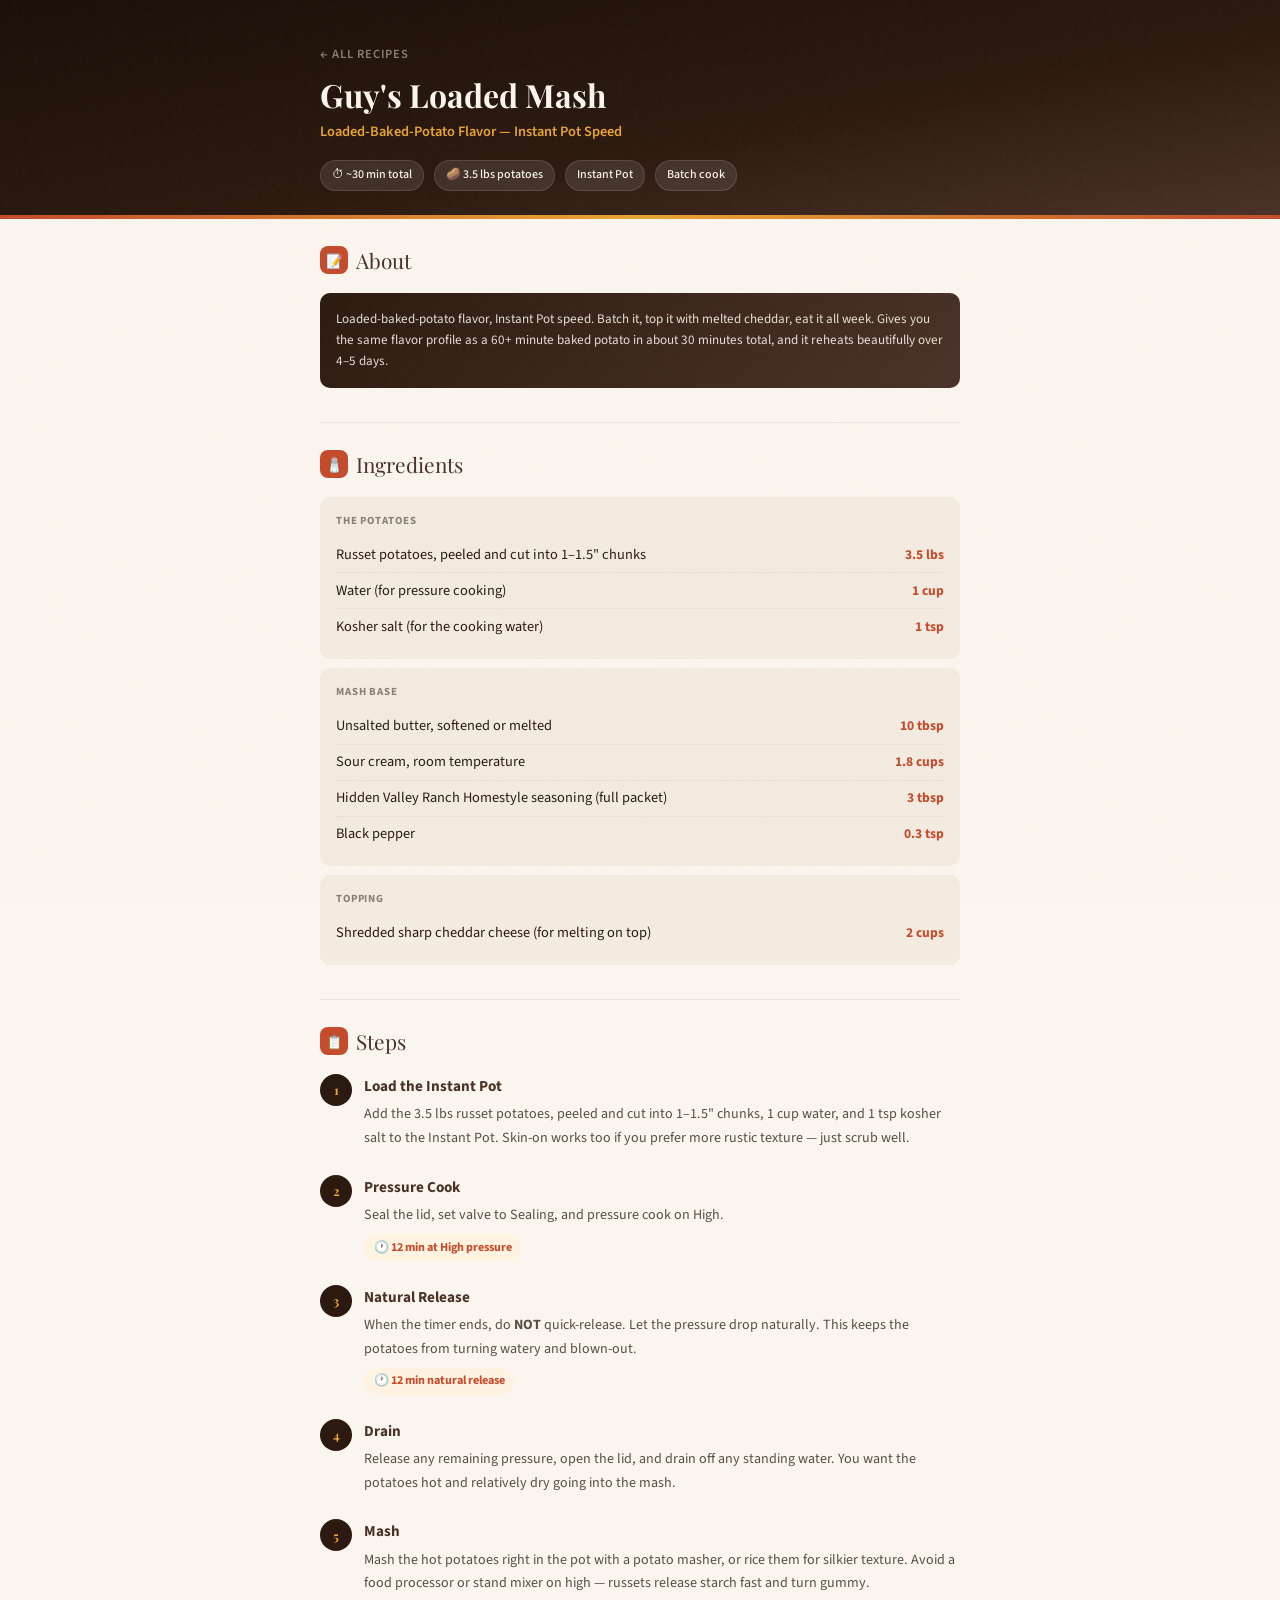
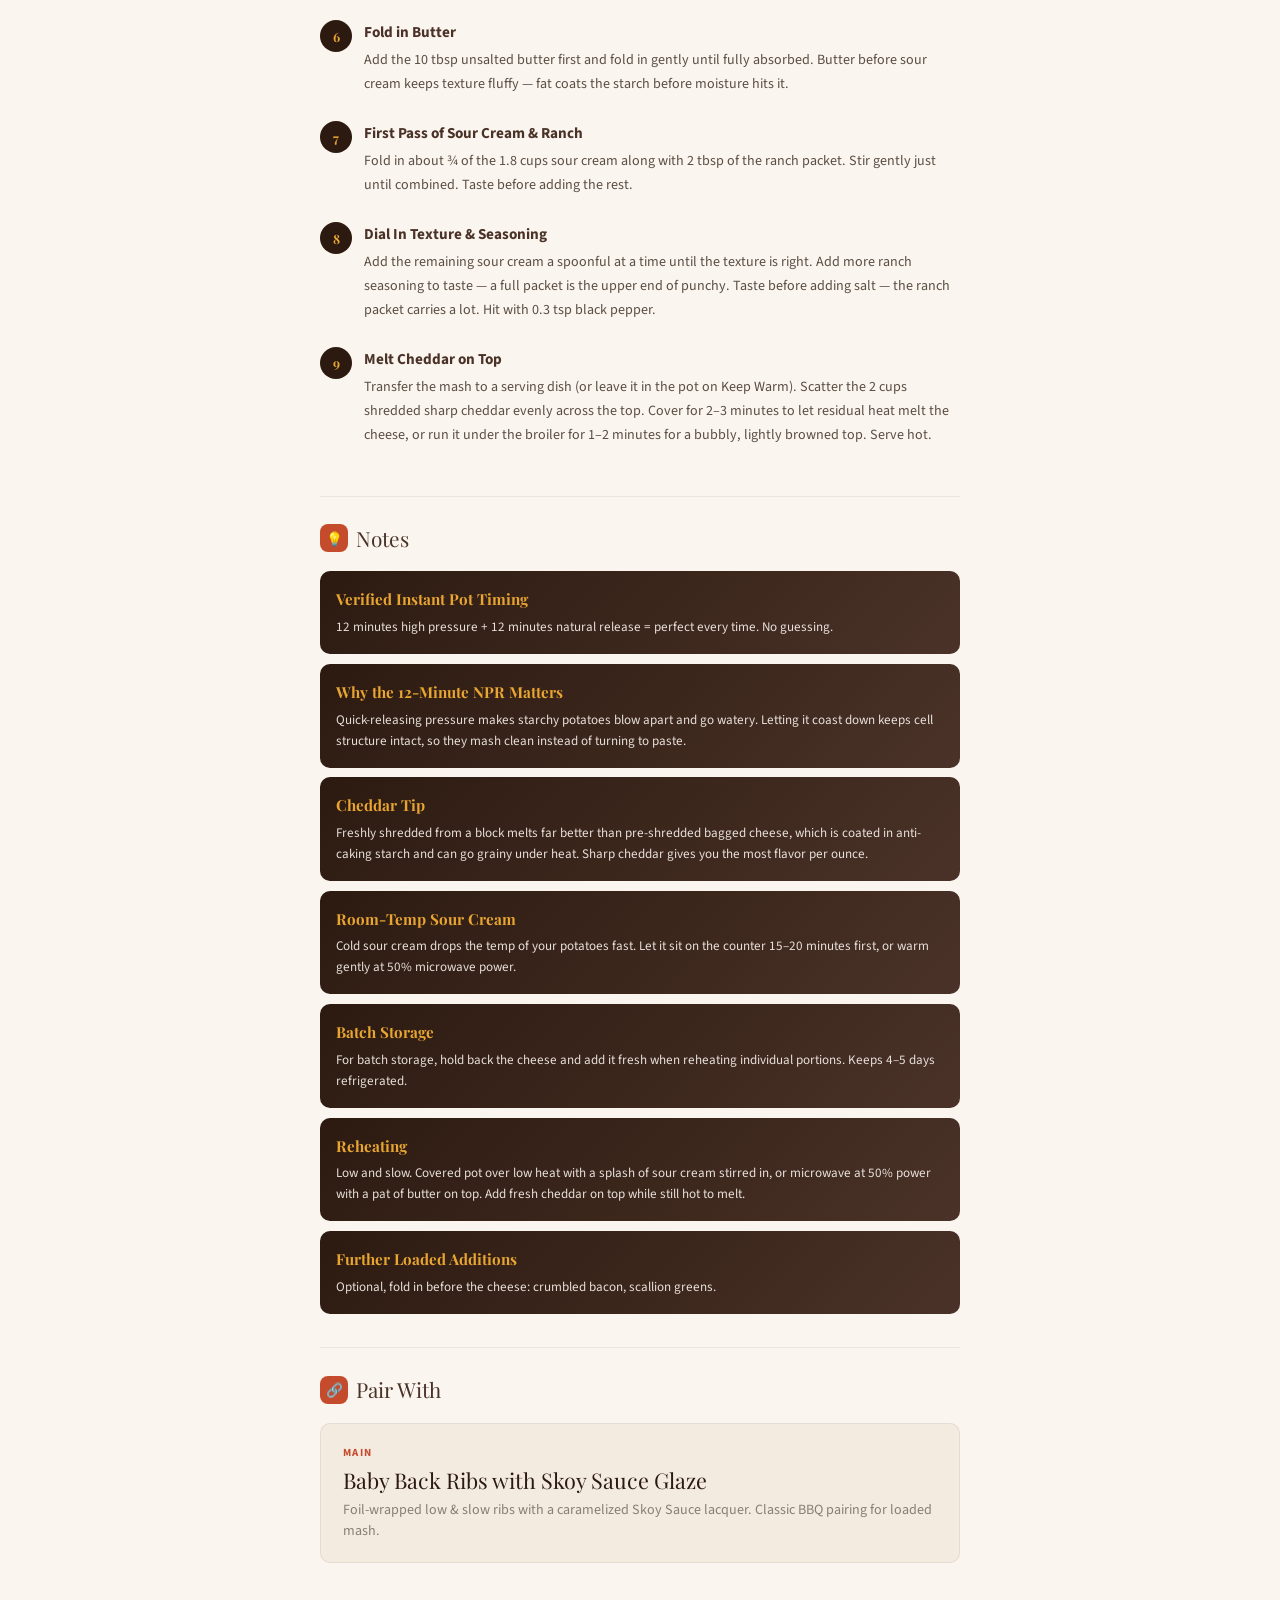
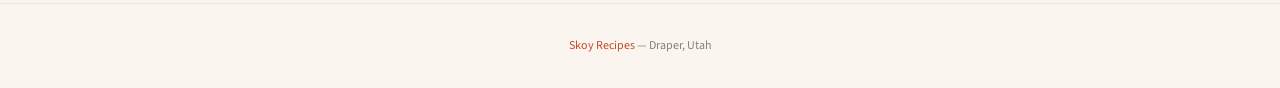
<file: recipes/loaded-mash.html>
<!DOCTYPE html>
<html lang="en">
<head>
  <meta charset="UTF-8">
  <meta name="viewport" content="width=device-width, initial-scale=1.0">
  <title>Guy's Loaded Mash — Skoy Recipes</title>
  <link rel="stylesheet" href="../assets/style.css">
</head>
<body>

<div class="recipe-hero">
  <div class="content">
    <a href="../index.html" class="back-link">← All Recipes</a>
    <h1>Guy's Loaded Mash</h1>
    <div class="subtitle">Loaded-Baked-Potato Flavor — Instant Pot Speed</div>
    <div class="recipe-meta">
      <span class="meta-tag">⏱ ~30 min total</span>
      <span class="meta-tag">🥔 3.5 lbs potatoes</span>
      <span class="meta-tag">Instant Pot</span>
      <span class="meta-tag">Batch cook</span>
    </div>
  </div>
</div>

<main class="content">

  <!-- DESCRIPTION -->
  <div class="recipe-section">
    <div class="section-heading"><span class="icon">📝</span> About</div>
    <div class="tip-card">
      <p>Loaded-baked-potato flavor, Instant Pot speed. Batch it, top it with melted cheddar, eat it all week. Gives you the same flavor profile as a 60+ minute baked potato in about 30 minutes total, and it reheats beautifully over 4–5 days.</p>
    </div>
  </div>

  <!-- INGREDIENTS -->
  <div class="recipe-section">
    <div class="section-heading"><span class="icon">🧂</span> Ingredients</div>

    <div class="ing-group">
      <div class="ing-group-label">The Potatoes</div>
      <div class="ing-row"><span>Russet potatoes, peeled and cut into 1–1.5" chunks</span><span class="amt">3.5 lbs</span></div>
      <div class="ing-row"><span>Water (for pressure cooking)</span><span class="amt">1 cup</span></div>
      <div class="ing-row"><span>Kosher salt (for the cooking water)</span><span class="amt">1 tsp</span></div>
    </div>

    <div class="ing-group">
      <div class="ing-group-label">Mash Base</div>
      <div class="ing-row"><span>Unsalted butter, softened or melted</span><span class="amt">10 tbsp</span></div>
      <div class="ing-row"><span>Sour cream, room temperature</span><span class="amt">1.8 cups</span></div>
      <div class="ing-row"><span>Hidden Valley Ranch Homestyle seasoning (full packet)</span><span class="amt">3 tbsp</span></div>
      <div class="ing-row"><span>Black pepper</span><span class="amt">0.3 tsp</span></div>
    </div>

    <div class="ing-group">
      <div class="ing-group-label">Topping</div>
      <div class="ing-row"><span>Shredded sharp cheddar cheese (for melting on top)</span><span class="amt">2 cups</span></div>
    </div>
  </div>

  <!-- STEPS -->
  <div class="recipe-section">
    <div class="section-heading"><span class="icon">📋</span> Steps</div>

    <div class="step">
      <div class="step-num">1</div>
      <div class="step-title">Load the Instant Pot</div>
      <div class="step-body">Add the 3.5 lbs russet potatoes, peeled and cut into 1–1.5" chunks, 1 cup water, and 1 tsp kosher salt to the Instant Pot. Skin-on works too if you prefer more rustic texture — just scrub well.</div>
    </div>

    <div class="step">
      <div class="step-num">2</div>
      <div class="step-title">Pressure Cook</div>
      <div class="step-body">Seal the lid, set valve to Sealing, and pressure cook on High.</div>
      <div class="step-timer">🕐 12 min at High pressure</div>
    </div>

    <div class="step">
      <div class="step-num">3</div>
      <div class="step-title">Natural Release</div>
      <div class="step-body">When the timer ends, do <strong>NOT</strong> quick-release. Let the pressure drop naturally. This keeps the potatoes from turning watery and blown-out.</div>
      <div class="step-timer">🕐 12 min natural release</div>
    </div>

    <div class="step">
      <div class="step-num">4</div>
      <div class="step-title">Drain</div>
      <div class="step-body">Release any remaining pressure, open the lid, and drain off any standing water. You want the potatoes hot and relatively dry going into the mash.</div>
    </div>

    <div class="step">
      <div class="step-num">5</div>
      <div class="step-title">Mash</div>
      <div class="step-body">Mash the hot potatoes right in the pot with a potato masher, or rice them for silkier texture. Avoid a food processor or stand mixer on high — russets release starch fast and turn gummy.</div>
    </div>

    <div class="step">
      <div class="step-num">6</div>
      <div class="step-title">Fold in Butter</div>
      <div class="step-body">Add the 10 tbsp unsalted butter first and fold in gently until fully absorbed. Butter before sour cream keeps texture fluffy — fat coats the starch before moisture hits it.</div>
    </div>

    <div class="step">
      <div class="step-num">7</div>
      <div class="step-title">First Pass of Sour Cream &amp; Ranch</div>
      <div class="step-body">Fold in about ¾ of the 1.8 cups sour cream along with 2 tbsp of the ranch packet. Stir gently just until combined. Taste before adding the rest.</div>
    </div>

    <div class="step">
      <div class="step-num">8</div>
      <div class="step-title">Dial In Texture &amp; Seasoning</div>
      <div class="step-body">Add the remaining sour cream a spoonful at a time until the texture is right. Add more ranch seasoning to taste — a full packet is the upper end of punchy. Taste before adding salt — the ranch packet carries a lot. Hit with 0.3 tsp black pepper.</div>
    </div>

    <div class="step">
      <div class="step-num">9</div>
      <div class="step-title">Melt Cheddar on Top</div>
      <div class="step-body">Transfer the mash to a serving dish (or leave it in the pot on Keep Warm). Scatter the 2 cups shredded sharp cheddar evenly across the top. Cover for 2–3 minutes to let residual heat melt the cheese, or run it under the broiler for 1–2 minutes for a bubbly, lightly browned top. Serve hot.</div>
    </div>
  </div>

  <!-- NOTES -->
  <div class="recipe-section">
    <div class="section-heading"><span class="icon">💡</span> Notes</div>

    <div class="tip-card">
      <h4>Verified Instant Pot Timing</h4>
      <p>12 minutes high pressure + 12 minutes natural release = perfect every time. No guessing.</p>
    </div>

    <div class="tip-card">
      <h4>Why the 12-Minute NPR Matters</h4>
      <p>Quick-releasing pressure makes starchy potatoes blow apart and go watery. Letting it coast down keeps cell structure intact, so they mash clean instead of turning to paste.</p>
    </div>

    <div class="tip-card">
      <h4>Cheddar Tip</h4>
      <p>Freshly shredded from a block melts far better than pre-shredded bagged cheese, which is coated in anti-caking starch and can go grainy under heat. Sharp cheddar gives you the most flavor per ounce.</p>
    </div>

    <div class="tip-card">
      <h4>Room-Temp Sour Cream</h4>
      <p>Cold sour cream drops the temp of your potatoes fast. Let it sit on the counter 15–20 minutes first, or warm gently at 50% microwave power.</p>
    </div>

    <div class="tip-card">
      <h4>Batch Storage</h4>
      <p>For batch storage, hold back the cheese and add it fresh when reheating individual portions. Keeps 4–5 days refrigerated.</p>
    </div>

    <div class="tip-card">
      <h4>Reheating</h4>
      <p>Low and slow. Covered pot over low heat with a splash of sour cream stirred in, or microwave at 50% power with a pat of butter on top. Add fresh cheddar on top while still hot to melt.</p>
    </div>

    <div class="tip-card">
      <h4>Further Loaded Additions</h4>
      <p>Optional, fold in before the cheese: crumbled bacon, scallion greens.</p>
    </div>
  </div>

  <!-- PAIR WITH -->
  <div class="recipe-section">
    <div class="section-heading"><span class="icon">🔗</span> Pair With</div>
    <a href="baby-back-ribs.html" class="recipe-card" style="margin-bottom:0">
      <div class="card-category">Main</div>
      <div class="card-title">Baby Back Ribs with Skoy Sauce Glaze</div>
      <div class="card-desc">Foil-wrapped low &amp; slow ribs with a caramelized Skoy Sauce lacquer. Classic BBQ pairing for loaded mash.</div>
    </a>
  </div>

</main>

<footer class="site-footer">
  <a href="../index.html">Skoy Recipes</a> — Draper, Utah
</footer>

</body>
</html>
</file>
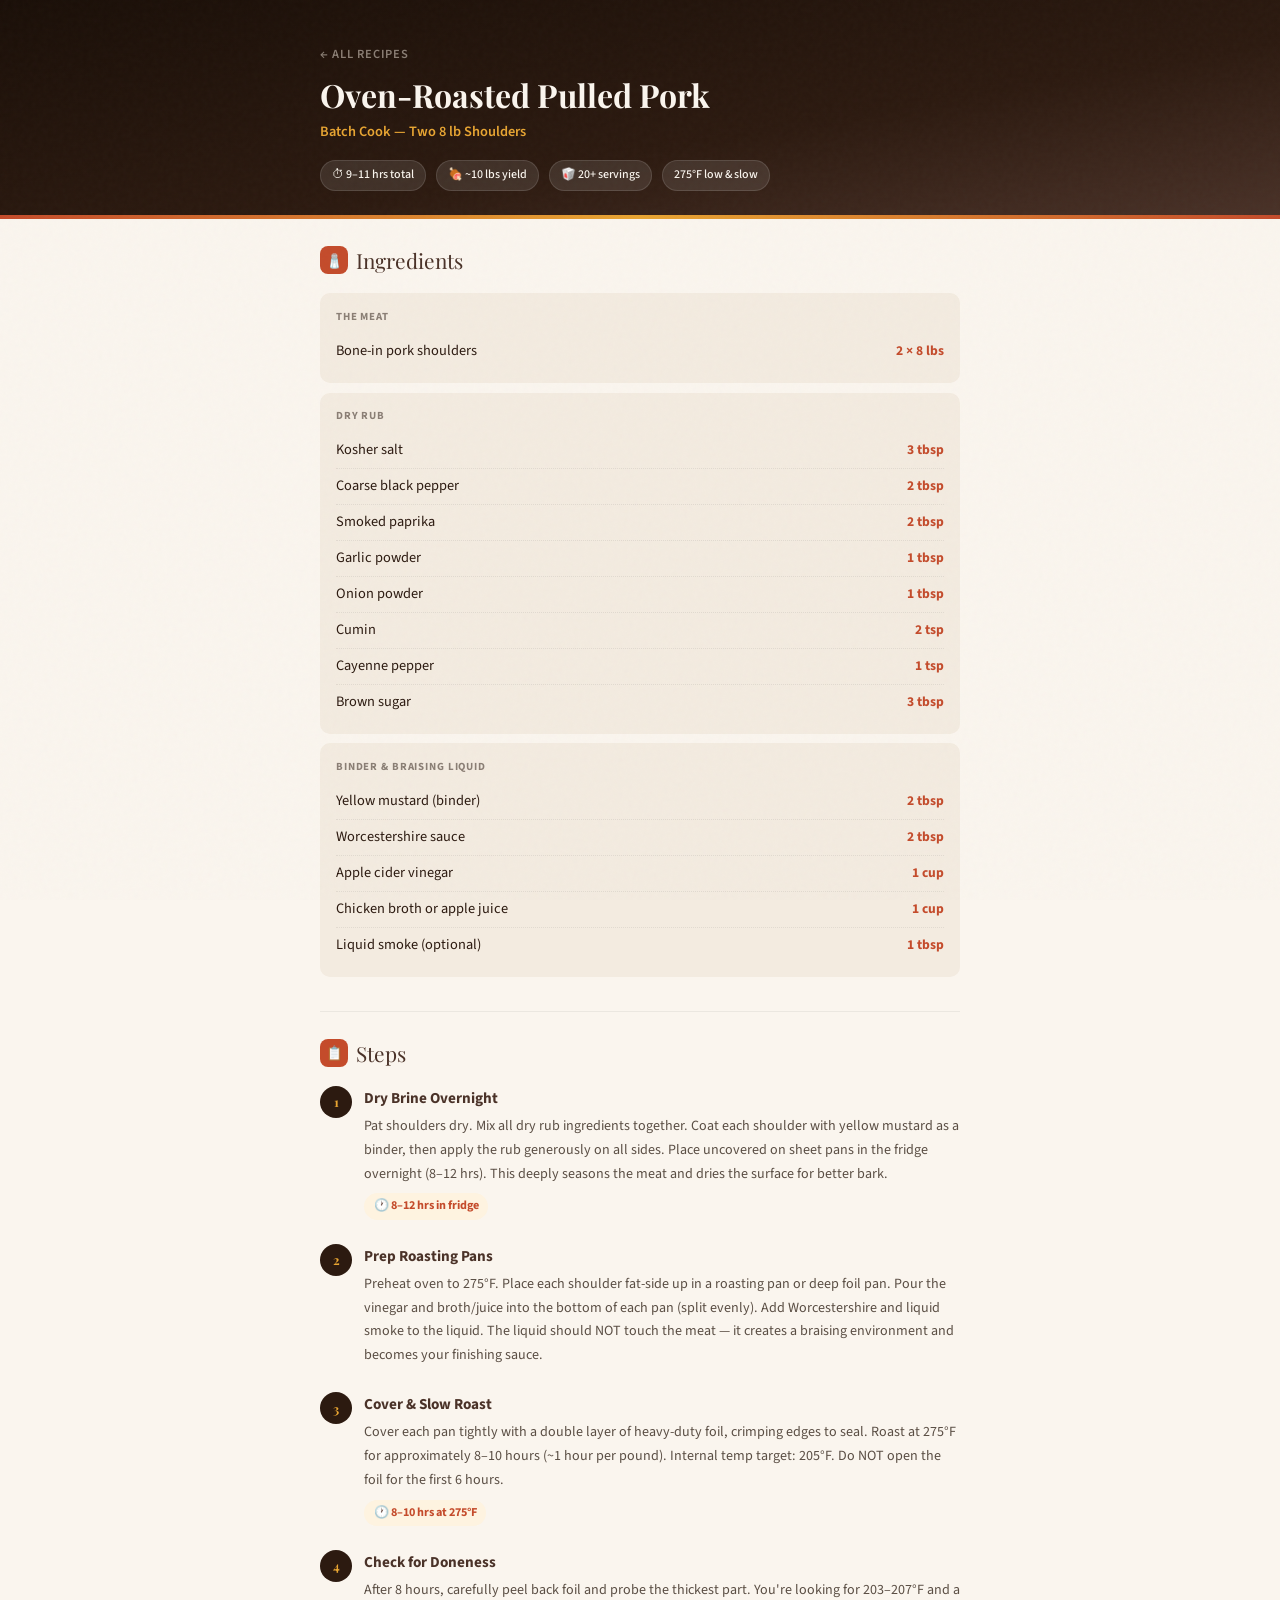
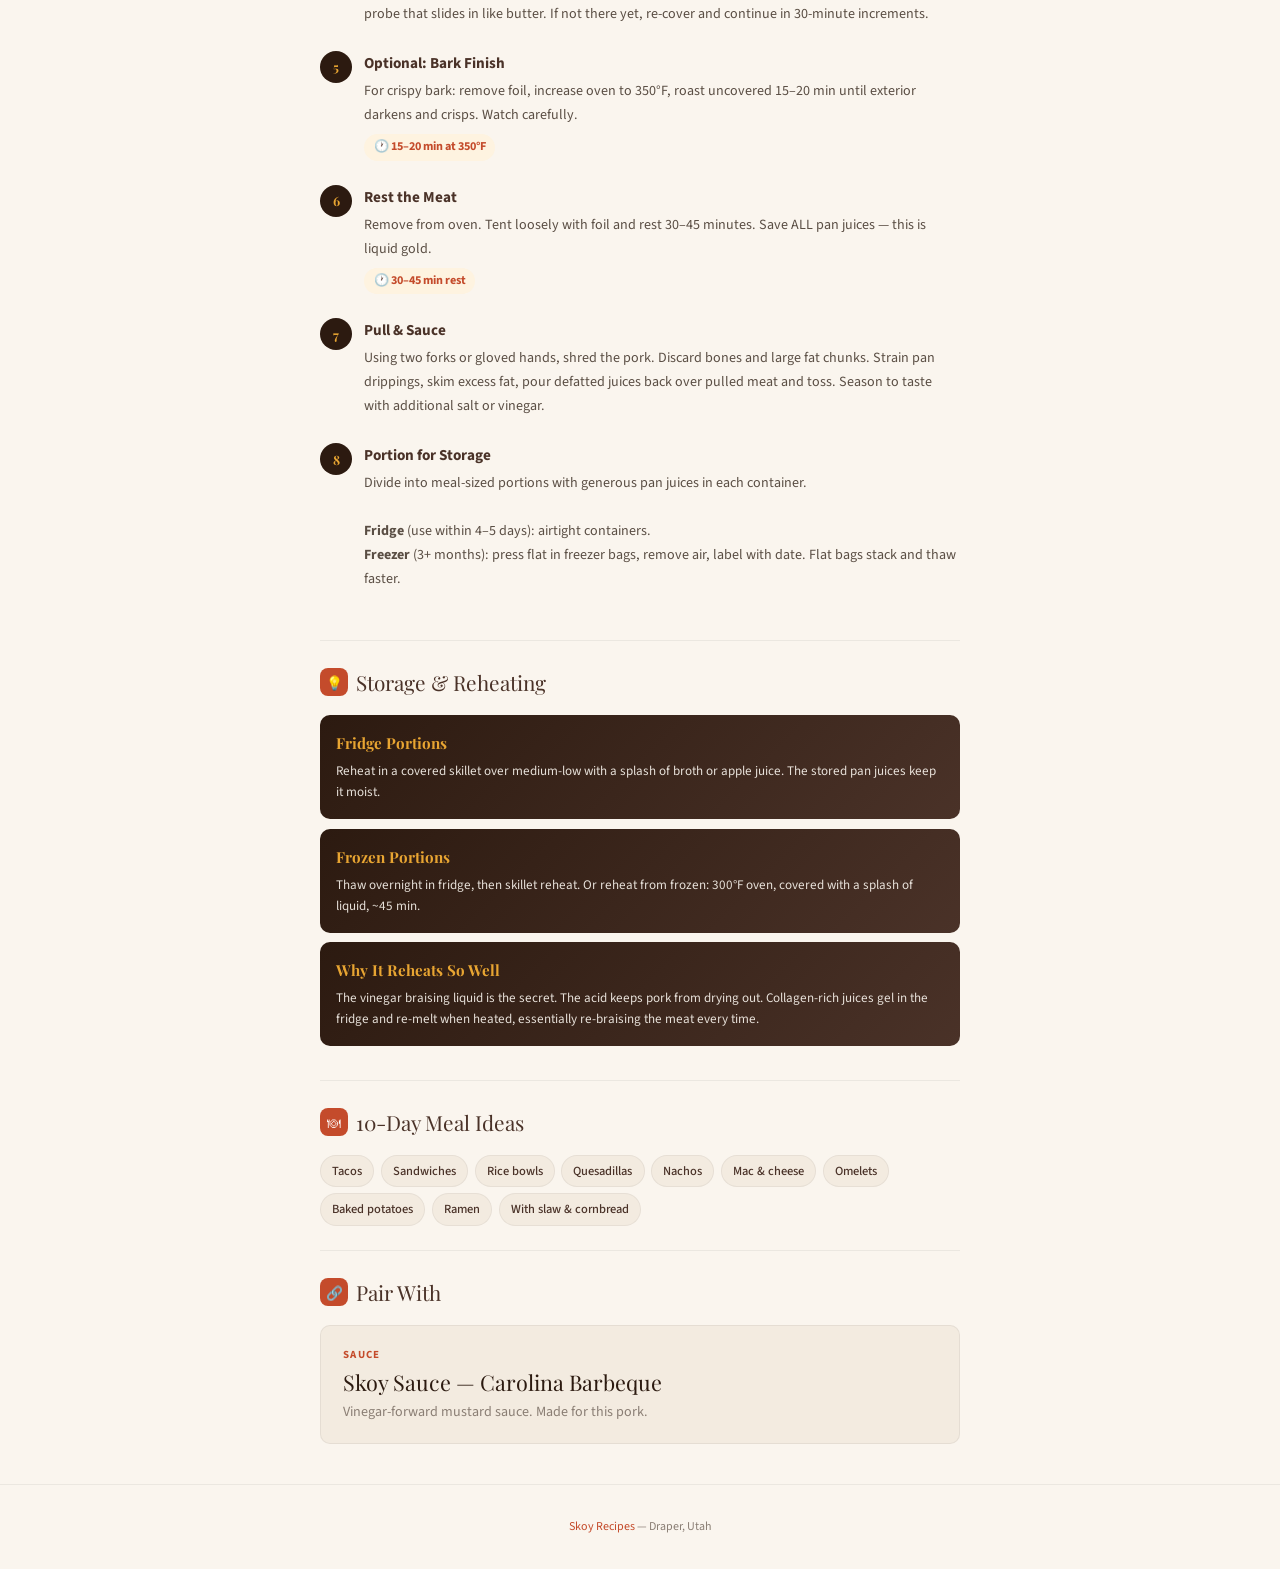
<file: recipes/pulled-pork.html>
<!DOCTYPE html>
<html lang="en">
<head>
  <meta charset="UTF-8">
  <meta name="viewport" content="width=device-width, initial-scale=1.0">
  <title>Oven-Roasted Pulled Pork — Skoy Recipes</title>
  <link rel="stylesheet" href="../assets/style.css">
</head>
<body>

<div class="recipe-hero">
  <div class="content">
    <a href="../index.html" class="back-link">← All Recipes</a>
    <h1>Oven-Roasted Pulled Pork</h1>
    <div class="subtitle">Batch Cook — Two 8 lb Shoulders</div>
    <div class="recipe-meta">
      <span class="meta-tag">⏱ 9–11 hrs total</span>
      <span class="meta-tag">🍖 ~10 lbs yield</span>
      <span class="meta-tag">🥡 20+ servings</span>
      <span class="meta-tag">275°F low &amp; slow</span>
    </div>
  </div>
</div>

<main class="content">

  <!-- INGREDIENTS -->
  <div class="recipe-section">
    <div class="section-heading"><span class="icon">🧂</span> Ingredients</div>

    <div class="ing-group">
      <div class="ing-group-label">The Meat</div>
      <div class="ing-row"><span>Bone-in pork shoulders</span><span class="amt">2 × 8 lbs</span></div>
    </div>

    <div class="ing-group">
      <div class="ing-group-label">Dry Rub</div>
      <div class="ing-row"><span>Kosher salt</span><span class="amt">3 tbsp</span></div>
      <div class="ing-row"><span>Coarse black pepper</span><span class="amt">2 tbsp</span></div>
      <div class="ing-row"><span>Smoked paprika</span><span class="amt">2 tbsp</span></div>
      <div class="ing-row"><span>Garlic powder</span><span class="amt">1 tbsp</span></div>
      <div class="ing-row"><span>Onion powder</span><span class="amt">1 tbsp</span></div>
      <div class="ing-row"><span>Cumin</span><span class="amt">2 tsp</span></div>
      <div class="ing-row"><span>Cayenne pepper</span><span class="amt">1 tsp</span></div>
      <div class="ing-row"><span>Brown sugar</span><span class="amt">3 tbsp</span></div>
    </div>

    <div class="ing-group">
      <div class="ing-group-label">Binder &amp; Braising Liquid</div>
      <div class="ing-row"><span>Yellow mustard (binder)</span><span class="amt">2 tbsp</span></div>
      <div class="ing-row"><span>Worcestershire sauce</span><span class="amt">2 tbsp</span></div>
      <div class="ing-row"><span>Apple cider vinegar</span><span class="amt">1 cup</span></div>
      <div class="ing-row"><span>Chicken broth or apple juice</span><span class="amt">1 cup</span></div>
      <div class="ing-row"><span>Liquid smoke (optional)</span><span class="amt">1 tbsp</span></div>
    </div>
  </div>

  <!-- STEPS -->
  <div class="recipe-section">
    <div class="section-heading"><span class="icon">📋</span> Steps</div>

    <div class="step">
      <div class="step-num">1</div>
      <div class="step-title">Dry Brine Overnight</div>
      <div class="step-body">Pat shoulders dry. Mix all dry rub ingredients together. Coat each shoulder with yellow mustard as a binder, then apply the rub generously on all sides. Place uncovered on sheet pans in the fridge overnight (8–12 hrs). This deeply seasons the meat and dries the surface for better bark.</div>
      <div class="step-timer">🕐 8–12 hrs in fridge</div>
    </div>

    <div class="step">
      <div class="step-num">2</div>
      <div class="step-title">Prep Roasting Pans</div>
      <div class="step-body">Preheat oven to 275°F. Place each shoulder fat-side up in a roasting pan or deep foil pan. Pour the vinegar and broth/juice into the bottom of each pan (split evenly). Add Worcestershire and liquid smoke to the liquid. The liquid should NOT touch the meat — it creates a braising environment and becomes your finishing sauce.</div>
    </div>

    <div class="step">
      <div class="step-num">3</div>
      <div class="step-title">Cover &amp; Slow Roast</div>
      <div class="step-body">Cover each pan tightly with a double layer of heavy-duty foil, crimping edges to seal. Roast at 275°F for approximately 8–10 hours (~1 hour per pound). Internal temp target: 205°F. Do NOT open the foil for the first 6 hours.</div>
      <div class="step-timer">🕐 8–10 hrs at 275°F</div>
    </div>

    <div class="step">
      <div class="step-num">4</div>
      <div class="step-title">Check for Doneness</div>
      <div class="step-body">After 8 hours, carefully peel back foil and probe the thickest part. You're looking for 203–207°F and a probe that slides in like butter. If not there yet, re-cover and continue in 30-minute increments.</div>
    </div>

    <div class="step">
      <div class="step-num">5</div>
      <div class="step-title">Optional: Bark Finish</div>
      <div class="step-body">For crispy bark: remove foil, increase oven to 350°F, roast uncovered 15–20 min until exterior darkens and crisps. Watch carefully.</div>
      <div class="step-timer">🕐 15–20 min at 350°F</div>
    </div>

    <div class="step">
      <div class="step-num">6</div>
      <div class="step-title">Rest the Meat</div>
      <div class="step-body">Remove from oven. Tent loosely with foil and rest 30–45 minutes. Save ALL pan juices — this is liquid gold.</div>
      <div class="step-timer">🕐 30–45 min rest</div>
    </div>

    <div class="step">
      <div class="step-num">7</div>
      <div class="step-title">Pull &amp; Sauce</div>
      <div class="step-body">Using two forks or gloved hands, shred the pork. Discard bones and large fat chunks. Strain pan drippings, skim excess fat, pour defatted juices back over pulled meat and toss. Season to taste with additional salt or vinegar.</div>
    </div>

    <div class="step">
      <div class="step-num">8</div>
      <div class="step-title">Portion for Storage</div>
      <div class="step-body">
        Divide into meal-sized portions with generous pan juices in each container.<br><br>
        <strong>Fridge</strong> (use within 4–5 days): airtight containers.<br>
        <strong>Freezer</strong> (3+ months): press flat in freezer bags, remove air, label with date. Flat bags stack and thaw faster.
      </div>
    </div>
  </div>

  <!-- STORAGE & REHEATING -->
  <div class="recipe-section">
    <div class="section-heading"><span class="icon">💡</span> Storage &amp; Reheating</div>

    <div class="tip-card">
      <h4>Fridge Portions</h4>
      <p>Reheat in a covered skillet over medium-low with a splash of broth or apple juice. The stored pan juices keep it moist.</p>
    </div>

    <div class="tip-card">
      <h4>Frozen Portions</h4>
      <p>Thaw overnight in fridge, then skillet reheat. Or reheat from frozen: 300°F oven, covered with a splash of liquid, ~45 min.</p>
    </div>

    <div class="tip-card">
      <h4>Why It Reheats So Well</h4>
      <p>The vinegar braising liquid is the secret. The acid keeps pork from drying out. Collagen-rich juices gel in the fridge and re-melt when heated, essentially re-braising the meat every time.</p>
    </div>
  </div>

  <!-- MEAL IDEAS -->
  <div class="recipe-section">
    <div class="section-heading"><span class="icon">🍽</span> 10-Day Meal Ideas</div>
    <div class="chip-grid">
      <span class="chip">Tacos</span>
      <span class="chip">Sandwiches</span>
      <span class="chip">Rice bowls</span>
      <span class="chip">Quesadillas</span>
      <span class="chip">Nachos</span>
      <span class="chip">Mac &amp; cheese</span>
      <span class="chip">Omelets</span>
      <span class="chip">Baked potatoes</span>
      <span class="chip">Ramen</span>
      <span class="chip">With slaw &amp; cornbread</span>
    </div>
  </div>

  <!-- PAIR WITH -->
  <div class="recipe-section">
    <div class="section-heading"><span class="icon">🔗</span> Pair With</div>
    <a href="skoy-sauce.html" class="recipe-card" style="margin-bottom:0">
      <div class="card-category">Sauce</div>
      <div class="card-title">Skoy Sauce — Carolina Barbeque</div>
      <div class="card-desc">Vinegar-forward mustard sauce. Made for this pork.</div>
    </a>
  </div>

</main>

<footer class="site-footer">
  <a href="../index.html">Skoy Recipes</a> — Draper, Utah
</footer>

</body>
</html>
</file>
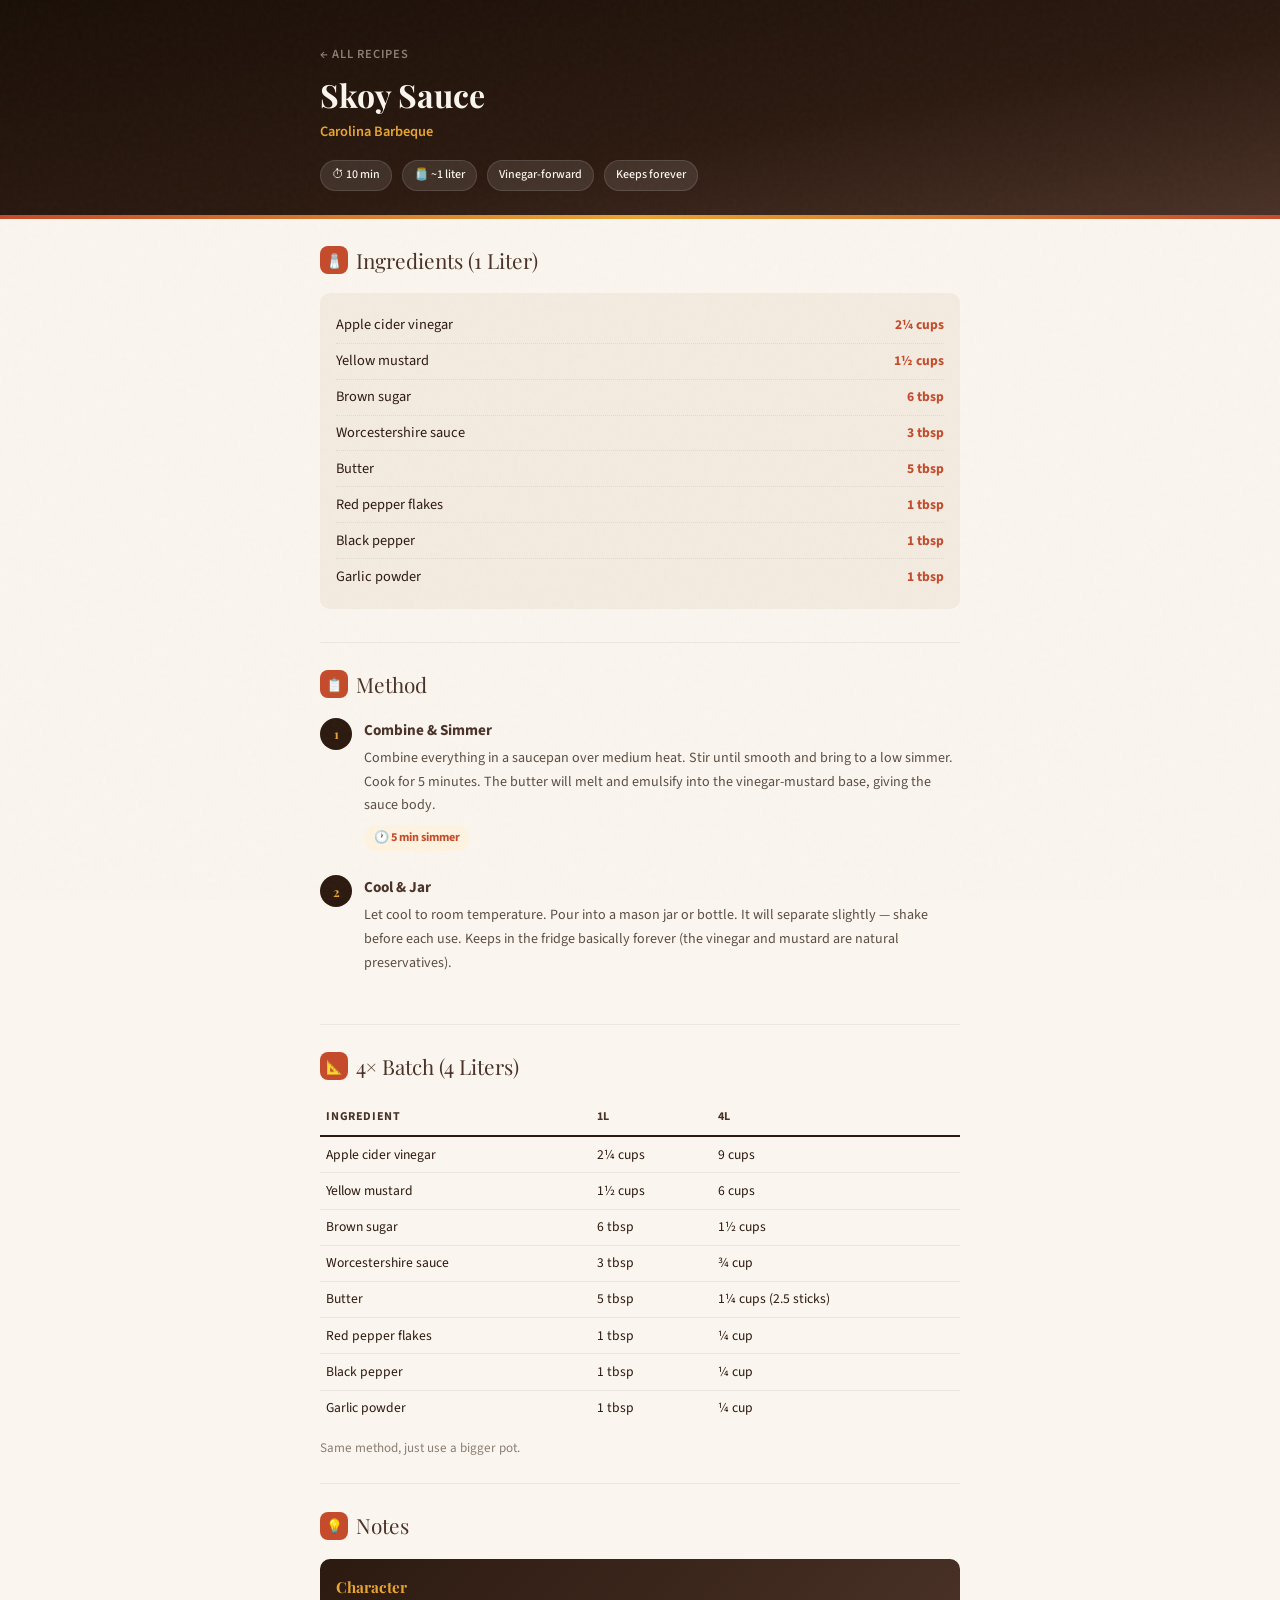
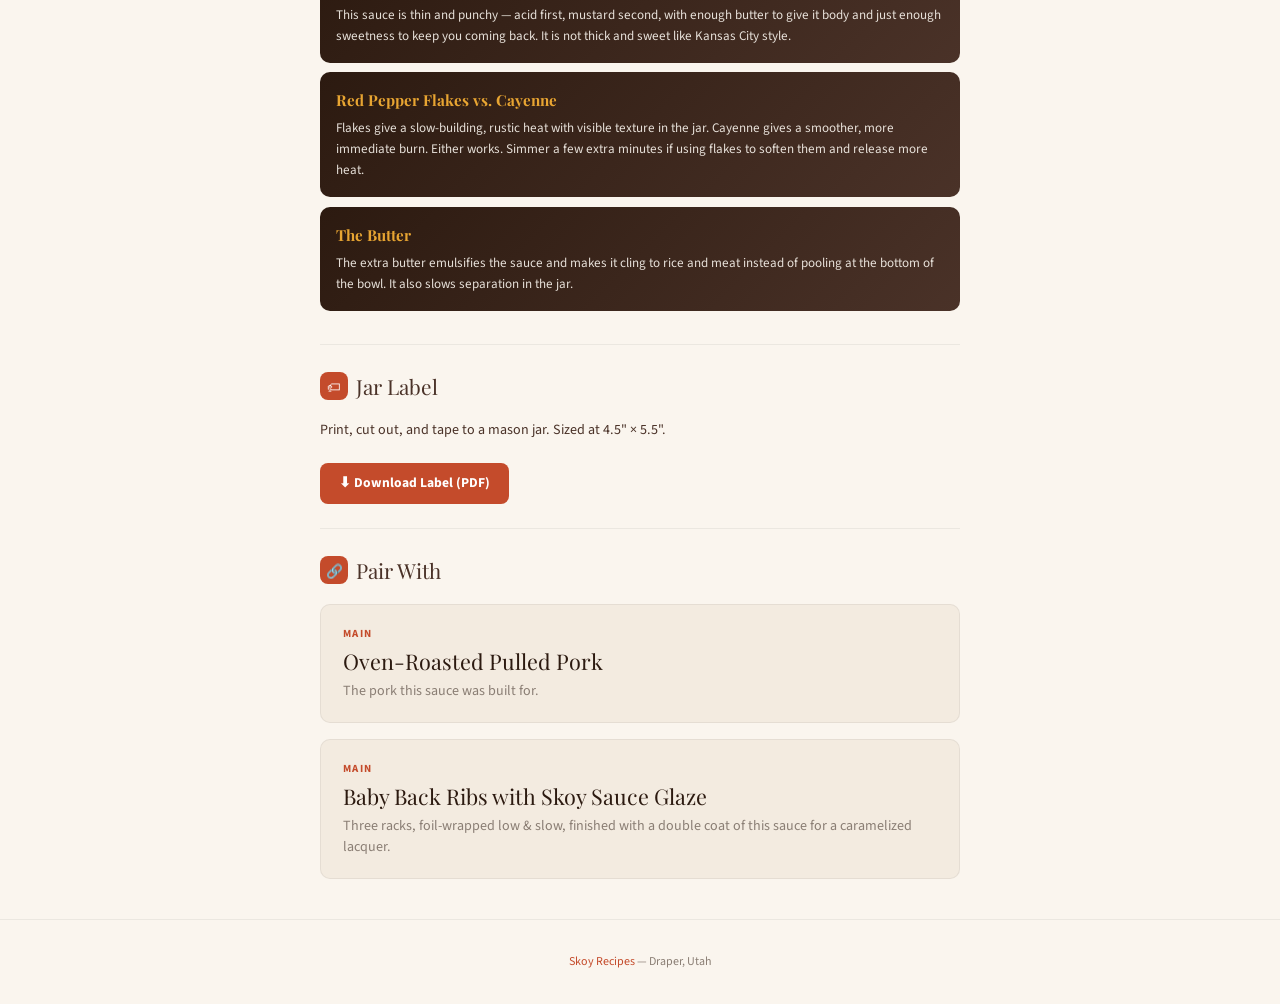
<file: recipes/skoy-sauce.html>
<!DOCTYPE html>
<html lang="en">
<head>
  <meta charset="UTF-8">
  <meta name="viewport" content="width=device-width, initial-scale=1.0">
  <title>Skoy Sauce — Carolina Barbeque — Skoy Recipes</title>
  <link rel="stylesheet" href="../assets/style.css">
</head>
<body>

<div class="recipe-hero">
  <div class="content">
    <a href="../index.html" class="back-link">← All Recipes</a>
    <h1>Skoy Sauce</h1>
    <div class="subtitle">Carolina Barbeque</div>
    <div class="recipe-meta">
      <span class="meta-tag">⏱ 10 min</span>
      <span class="meta-tag">🫙 ~1 liter</span>
      <span class="meta-tag">Vinegar-forward</span>
      <span class="meta-tag">Keeps forever</span>
    </div>
  </div>
</div>

<main class="content">

  <!-- INGREDIENTS -->
  <div class="recipe-section">
    <div class="section-heading"><span class="icon">🧂</span> Ingredients (1 Liter)</div>

    <div class="ing-group">
      <div class="ing-row"><span>Apple cider vinegar</span><span class="amt">2¼ cups</span></div>
      <div class="ing-row"><span>Yellow mustard</span><span class="amt">1½ cups</span></div>
      <div class="ing-row"><span>Brown sugar</span><span class="amt">6 tbsp</span></div>
      <div class="ing-row"><span>Worcestershire sauce</span><span class="amt">3 tbsp</span></div>
      <div class="ing-row"><span>Butter</span><span class="amt">5 tbsp</span></div>
      <div class="ing-row"><span>Red pepper flakes</span><span class="amt">1 tbsp</span></div>
      <div class="ing-row"><span>Black pepper</span><span class="amt">1 tbsp</span></div>
      <div class="ing-row"><span>Garlic powder</span><span class="amt">1 tbsp</span></div>
    </div>
  </div>

  <!-- METHOD -->
  <div class="recipe-section">
    <div class="section-heading"><span class="icon">📋</span> Method</div>

    <div class="step">
      <div class="step-num">1</div>
      <div class="step-title">Combine &amp; Simmer</div>
      <div class="step-body">Combine everything in a saucepan over medium heat. Stir until smooth and bring to a low simmer. Cook for 5 minutes. The butter will melt and emulsify into the vinegar-mustard base, giving the sauce body.</div>
      <div class="step-timer">🕐 5 min simmer</div>
    </div>

    <div class="step">
      <div class="step-num">2</div>
      <div class="step-title">Cool &amp; Jar</div>
      <div class="step-body">Let cool to room temperature. Pour into a mason jar or bottle. It will separate slightly — shake before each use. Keeps in the fridge basically forever (the vinegar and mustard are natural preservatives).</div>
    </div>
  </div>

  <!-- 4× SCALING -->
  <div class="recipe-section">
    <div class="section-heading"><span class="icon">📐</span> 4× Batch (4 Liters)</div>

    <table class="scale-table">
      <thead>
        <tr>
          <th>Ingredient</th>
          <th>1L</th>
          <th>4L</th>
        </tr>
      </thead>
      <tbody>
        <tr><td>Apple cider vinegar</td><td>2¼ cups</td><td>9 cups</td></tr>
        <tr><td>Yellow mustard</td><td>1½ cups</td><td>6 cups</td></tr>
        <tr><td>Brown sugar</td><td>6 tbsp</td><td>1½ cups</td></tr>
        <tr><td>Worcestershire sauce</td><td>3 tbsp</td><td>¾ cup</td></tr>
        <tr><td>Butter</td><td>5 tbsp</td><td>1¼ cups (2.5 sticks)</td></tr>
        <tr><td>Red pepper flakes</td><td>1 tbsp</td><td>¼ cup</td></tr>
        <tr><td>Black pepper</td><td>1 tbsp</td><td>¼ cup</td></tr>
        <tr><td>Garlic powder</td><td>1 tbsp</td><td>¼ cup</td></tr>
      </tbody>
    </table>
    <p style="font-size: 0.82rem; color: var(--ash); margin-top: 0.75rem;">Same method, just use a bigger pot.</p>
  </div>

  <!-- TIPS -->
  <div class="recipe-section">
    <div class="section-heading"><span class="icon">💡</span> Notes</div>

    <div class="tip-card">
      <h4>Character</h4>
      <p>This sauce is thin and punchy — acid first, mustard second, with enough butter to give it body and just enough sweetness to keep you coming back. It is not thick and sweet like Kansas City style.</p>
    </div>

    <div class="tip-card">
      <h4>Red Pepper Flakes vs. Cayenne</h4>
      <p>Flakes give a slow-building, rustic heat with visible texture in the jar. Cayenne gives a smoother, more immediate burn. Either works. Simmer a few extra minutes if using flakes to soften them and release more heat.</p>
    </div>

    <div class="tip-card">
      <h4>The Butter</h4>
      <p>The extra butter emulsifies the sauce and makes it cling to rice and meat instead of pooling at the bottom of the bowl. It also slows separation in the jar.</p>
    </div>
  </div>

  <!-- LABEL -->
  <div class="recipe-section">
    <div class="section-heading"><span class="icon">🏷</span> Jar Label</div>
    <p style="font-size: 0.88rem; color: var(--smoke); margin-bottom: 0.75rem;">Print, cut out, and tape to a mason jar. Sized at 4.5" × 5.5".</p>
    <a href="../assets/skoy-sauce-label.pdf" class="download-link">⬇ Download Label (PDF)</a>
  </div>

  <!-- PAIR WITH -->
  <div class="recipe-section">
    <div class="section-heading"><span class="icon">🔗</span> Pair With</div>
    <a href="pulled-pork.html" class="recipe-card">
      <div class="card-category">Main</div>
      <div class="card-title">Oven-Roasted Pulled Pork</div>
      <div class="card-desc">The pork this sauce was built for.</div>
    </a>
    <a href="baby-back-ribs.html" class="recipe-card" style="margin-bottom:0">
      <div class="card-category">Main</div>
      <div class="card-title">Baby Back Ribs with Skoy Sauce Glaze</div>
      <div class="card-desc">Three racks, foil-wrapped low &amp; slow, finished with a double coat of this sauce for a caramelized lacquer.</div>
    </a>
  </div>

</main>

<footer class="site-footer">
  <a href="../index.html">Skoy Recipes</a> — Draper, Utah
</footer>

</body>
</html>
</file>
<file: assets/style.css>
/* ============================================
   SKOY RECIPES — Shared Stylesheet
   Aesthetic: Smokehouse editorial — warm, dark,
   tactile, like a well-worn recipe card pinned
   to a board in a serious home kitchen.
   ============================================ */

@import url('https://fonts.googleapis.com/css2?family=Playfair+Display:ital,wght@0,400;0,700;1,400&family=Source+Sans+3:ital,wght@0,300;0,400;0,600;0,700;1,400&display=swap');

:root {
  --bark: #2c1a10;
  --smoke: #4a3228;
  --ember: #c44b2b;
  --honey: #e8a532;
  --cream: #faf5ee;
  --paper: #f3ebe0;
  --ash: #8a7e74;
  --char: #1a0f08;
  --copper: #b87333;

  --font-display: 'Playfair Display', Georgia, serif;
  --font-body: 'Source Sans 3', -apple-system, sans-serif;

  --max-width: 680px;
  --side-pad: 1.25rem;
}

/* ---- Reset & Base ---- */
*, *::before, *::after { margin: 0; padding: 0; box-sizing: border-box; }

html {
  font-size: 16px;
  scroll-behavior: smooth;
}

body {
  font-family: var(--font-body);
  background: var(--cream);
  color: var(--bark);
  line-height: 1.65;
  -webkit-font-smoothing: antialiased;
  min-height: 100vh;
}

a { color: var(--ember); text-decoration: none; }
a:hover { text-decoration: underline; }

img { max-width: 100%; display: block; }

/* ---- Texture overlay (subtle grain) ---- */
body::before {
  content: '';
  position: fixed;
  inset: 0;
  pointer-events: none;
  z-index: 9999;
  opacity: 0.025;
  background-image: url("data:image/svg+xml,%3Csvg viewBox='0 0 200 200' xmlns='http://www.w3.org/2000/svg'%3E%3Cfilter id='n'%3E%3CfeTurbulence type='fractalNoise' baseFrequency='0.9' numOctaves='4' stitchTiles='stitch'/%3E%3C/filter%3E%3Crect width='100%25' height='100%25' filter='url(%23n)'/%3E%3C/svg%3E");
}

/* ============ SITE HEADER ============ */
.site-header {
  background: linear-gradient(170deg, var(--char) 0%, var(--bark) 60%, var(--smoke) 100%);
  color: var(--cream);
  padding: 2.5rem var(--side-pad) 2rem;
  position: relative;
  overflow: hidden;
}

.site-header::after {
  content: '';
  position: absolute;
  bottom: 0; left: 0; right: 0;
  height: 4px;
  background: linear-gradient(90deg, var(--ember), var(--honey), var(--ember));
}

.site-header .brand {
  font-family: var(--font-display);
  font-size: 2.2rem;
  font-weight: 700;
  letter-spacing: -0.02em;
  line-height: 1.1;
}

.site-header .brand em {
  color: var(--honey);
  font-style: normal;
}

.site-header .tagline {
  font-size: 0.9rem;
  color: var(--ash);
  margin-top: 0.4rem;
  font-weight: 300;
  letter-spacing: 0.03em;
}

.site-header nav {
  margin-top: 1.2rem;
}

.site-header nav a {
  color: var(--cream);
  font-size: 0.82rem;
  font-weight: 600;
  text-transform: uppercase;
  letter-spacing: 0.08em;
  margin-right: 1.25rem;
  opacity: 0.7;
  transition: opacity 0.2s;
}

.site-header nav a:hover {
  opacity: 1;
  text-decoration: none;
}

/* ============ CONTENT WRAPPER ============ */
.content {
  max-width: var(--max-width);
  margin: 0 auto;
  padding: 0 var(--side-pad);
}

/* ============ INDEX PAGE ============ */
.index-intro {
  padding: 2rem 0 1rem;
  border-bottom: 1px solid rgba(0,0,0,0.06);
  margin-bottom: 1.5rem;
}

.index-intro p {
  font-size: 1rem;
  color: var(--smoke);
  max-width: 520px;
}

.recipe-card {
  display: block;
  background: var(--paper);
  border: 1px solid rgba(0,0,0,0.06);
  border-radius: 10px;
  padding: 1.25rem 1.4rem;
  margin-bottom: 1rem;
  transition: transform 0.15s, box-shadow 0.15s;
  text-decoration: none !important;
}

.recipe-card:hover {
  transform: translateY(-2px);
  box-shadow: 0 6px 20px rgba(0,0,0,0.08);
}

.recipe-card .card-category {
  font-size: 0.68rem;
  text-transform: uppercase;
  letter-spacing: 0.1em;
  font-weight: 700;
  color: var(--ember);
  margin-bottom: 0.35rem;
}

.recipe-card .card-title {
  font-family: var(--font-display);
  font-size: 1.35rem;
  color: var(--bark);
  line-height: 1.25;
  margin-bottom: 0.35rem;
}

.recipe-card .card-desc {
  font-size: 0.88rem;
  color: var(--ash);
  line-height: 1.5;
}

.recipe-card .card-meta {
  display: flex;
  gap: 0.75rem;
  flex-wrap: wrap;
  margin-top: 0.75rem;
}

.recipe-card .tag {
  font-size: 0.72rem;
  font-weight: 600;
  background: rgba(0,0,0,0.04);
  color: var(--smoke);
  padding: 0.2rem 0.6rem;
  border-radius: 12px;
}

/* ============ RECIPE PAGE ============ */
.recipe-hero {
  background: linear-gradient(170deg, var(--char) 0%, var(--bark) 60%, var(--smoke) 100%);
  color: var(--cream);
  padding: 2.5rem var(--side-pad) 1.75rem;
  position: relative;
}

.recipe-hero::after {
  content: '';
  position: absolute;
  bottom: 0; left: 0; right: 0;
  height: 4px;
  background: linear-gradient(90deg, var(--ember), var(--honey), var(--ember));
}

.recipe-hero .back-link {
  font-size: 0.78rem;
  color: var(--ash);
  font-weight: 600;
  text-transform: uppercase;
  letter-spacing: 0.06em;
  margin-bottom: 0.75rem;
  display: inline-block;
}

.recipe-hero .back-link:hover {
  color: var(--cream);
  text-decoration: none;
}

.recipe-hero h1 {
  font-family: var(--font-display);
  font-size: 2rem;
  line-height: 1.15;
  margin-bottom: 0.4rem;
}

.recipe-hero .subtitle {
  color: var(--honey);
  font-weight: 600;
  font-size: 0.9rem;
}

.recipe-meta {
  display: flex;
  gap: 0.6rem;
  flex-wrap: wrap;
  margin-top: 1rem;
}

.recipe-meta .meta-tag {
  background: rgba(255,255,255,0.1);
  border: 1px solid rgba(255,255,255,0.12);
  border-radius: 20px;
  padding: 0.3rem 0.7rem;
  font-size: 0.75rem;
  font-weight: 500;
}

/* ---- Sections ---- */
.recipe-section {
  padding: 1.5rem 0;
  border-bottom: 1px solid rgba(0,0,0,0.06);
}

.recipe-section:last-child { border-bottom: none; }

.section-heading {
  font-family: var(--font-display);
  font-size: 1.3rem;
  color: var(--smoke);
  margin-bottom: 1rem;
  display: flex;
  align-items: center;
  gap: 0.5rem;
}

.section-heading .icon {
  width: 28px;
  height: 28px;
  background: var(--ember);
  color: white;
  border-radius: 8px;
  display: inline-flex;
  align-items: center;
  justify-content: center;
  font-size: 0.85rem;
  flex-shrink: 0;
}

/* ---- Ingredients ---- */
.ing-group {
  background: var(--paper);
  border-radius: 10px;
  padding: 0.9rem 1rem;
  margin-bottom: 0.6rem;
}

.ing-group-label {
  font-size: 0.68rem;
  text-transform: uppercase;
  letter-spacing: 0.08em;
  color: var(--ash);
  font-weight: 700;
  margin-bottom: 0.5rem;
}

.ing-row {
  display: flex;
  justify-content: space-between;
  align-items: baseline;
  padding: 0.35rem 0;
  border-bottom: 1px dotted rgba(0,0,0,0.07);
  font-size: 0.9rem;
}

.ing-row:last-child { border-bottom: none; }

.ing-row .amt {
  color: var(--ember);
  font-weight: 700;
  white-space: nowrap;
  margin-left: 0.75rem;
  font-size: 0.85rem;
}

/* ---- Steps ---- */
.step {
  position: relative;
  padding-left: 2.75rem;
  margin-bottom: 1.5rem;
}

.step-num {
  position: absolute;
  left: 0; top: 0;
  width: 2rem; height: 2rem;
  background: var(--bark);
  color: var(--honey);
  border-radius: 50%;
  display: flex;
  align-items: center;
  justify-content: center;
  font-weight: 700;
  font-size: 0.8rem;
  font-family: var(--font-display);
}

.step-title {
  font-weight: 700;
  font-size: 0.95rem;
  color: var(--smoke);
  margin-bottom: 0.25rem;
}

.step-body {
  font-size: 0.88rem;
  color: #5a4e44;
  line-height: 1.7;
}

.step-timer {
  display: inline-flex;
  align-items: center;
  gap: 0.3rem;
  margin-top: 0.4rem;
  background: #fef3e0;
  color: var(--ember);
  font-weight: 700;
  font-size: 0.76rem;
  padding: 0.2rem 0.6rem;
  border-radius: 14px;
}

/* ---- Tip cards ---- */
.tip-card {
  background: linear-gradient(135deg, var(--bark), var(--smoke));
  color: var(--cream);
  border-radius: 10px;
  padding: 1rem;
  margin-bottom: 0.6rem;
}

.tip-card h4 {
  font-family: var(--font-display);
  font-size: 0.95rem;
  color: var(--honey);
  margin-bottom: 0.3rem;
}

.tip-card p {
  font-size: 0.82rem;
  line-height: 1.6;
  opacity: 0.9;
}

/* ---- Chips (meal ideas etc) ---- */
.chip-grid {
  display: flex;
  flex-wrap: wrap;
  gap: 0.4rem;
}

.chip {
  background: var(--paper);
  border: 1px solid rgba(0,0,0,0.05);
  border-radius: 18px;
  padding: 0.3rem 0.7rem;
  font-size: 0.78rem;
  font-weight: 500;
  color: var(--smoke);
}

/* ---- Download link ---- */
.download-link {
  display: inline-flex;
  align-items: center;
  gap: 0.4rem;
  background: var(--ember);
  color: white !important;
  padding: 0.6rem 1.2rem;
  border-radius: 8px;
  font-weight: 700;
  font-size: 0.85rem;
  transition: background 0.15s;
  margin-top: 0.5rem;
}

.download-link:hover {
  background: #a83d22;
  text-decoration: none !important;
}

/* ---- Scaling table ---- */
.scale-table {
  width: 100%;
  border-collapse: collapse;
  font-size: 0.85rem;
  margin-top: 0.5rem;
}

.scale-table th {
  text-align: left;
  font-weight: 700;
  padding: 0.5rem 0.4rem;
  border-bottom: 2px solid var(--bark);
  font-size: 0.75rem;
  text-transform: uppercase;
  letter-spacing: 0.05em;
  color: var(--smoke);
}

.scale-table td {
  padding: 0.4rem;
  border-bottom: 1px solid rgba(0,0,0,0.06);
}

.scale-table tr:last-child td { border-bottom: none; }

/* ============ FOOTER ============ */
.site-footer {
  text-align: center;
  padding: 2rem var(--side-pad);
  font-size: 0.75rem;
  color: var(--ash);
  border-top: 1px solid rgba(0,0,0,0.06);
  margin-top: 1rem;
}

/* ============ RESPONSIVE ============ */
@media (max-width: 480px) {
  .site-header .brand { font-size: 1.8rem; }
  .recipe-hero h1 { font-size: 1.6rem; }
  .section-heading { font-size: 1.15rem; }
}
</file>
